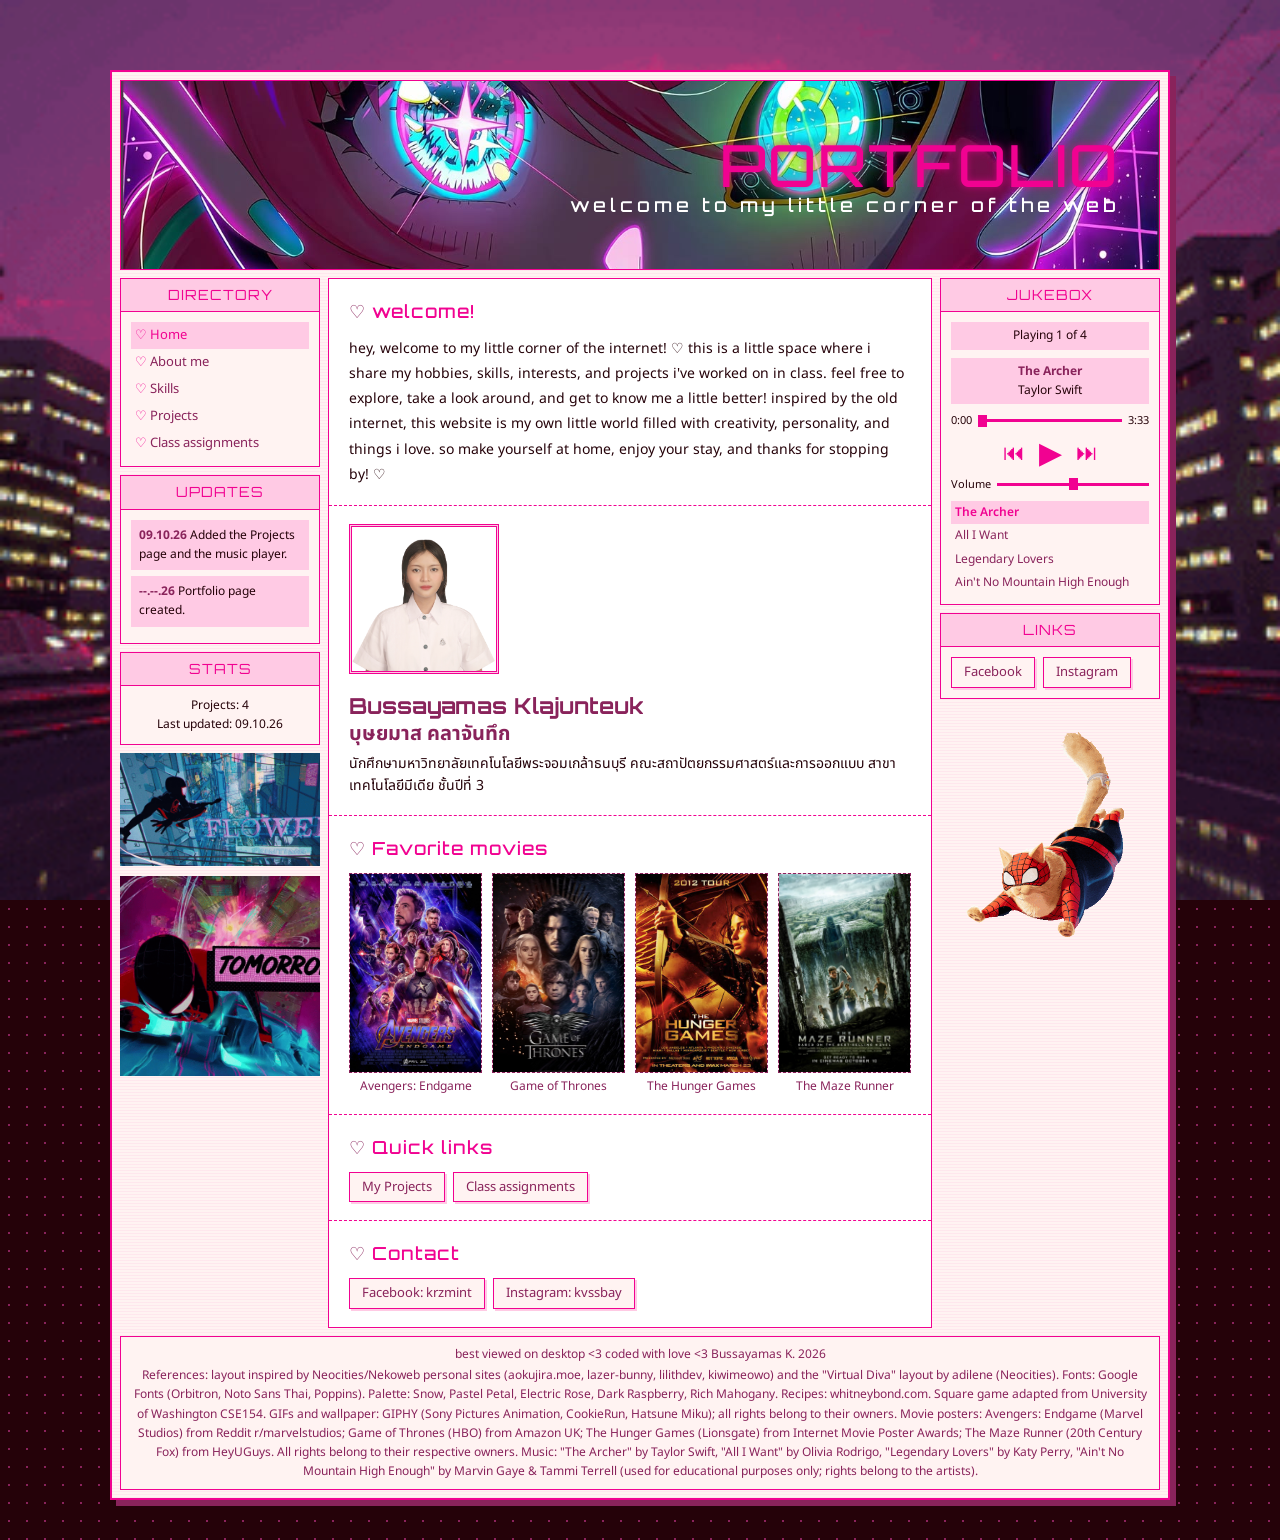
<file: index.html>
<!DOCTYPE html>
<html lang="th">
<head>
<meta charset="UTF-8">
<meta name="viewport" content="width=device-width, initial-scale=1.0">
<title>Bussayamas Klajunteuk | Portfolio</title>
<link rel="preconnect" href="https://fonts.googleapis.com">
<link rel="preconnect" href="https://fonts.gstatic.com" crossorigin>
<link href="https://fonts.googleapis.com/css2?family=Noto+Sans+Thai:wght@400;500;600;700&family=Orbitron:wght@400;500;700&family=Poppins:wght@400;500;600&display=swap" rel="stylesheet">
<link rel="stylesheet" type="text/css" href="style.css">
<script src="script.js"></script>
</head>
<body>
<div id="site">

  <header id="banner">
    <div class="banner-img" style="background-image:url('photo/banner.jpg')"></div>
    <h1>PORTFOLIO<small>welcome to my little corner of the web</small></h1>
  </header>

  <div id="layout">
    <aside class="col">
      <nav id="directory" class="box" aria-label="Directory">
        <h2>DIRECTORY</h2>
        <div class="inner"><ul>
          <li><a href="index.html" class="here">Home</a></li>
          <li><a href="index.html#about">About me</a></li>
          <li><a href="index.html#skills">Skills</a></li>
          <li><a href="project.html">Projects</a></li>
          <li><a href="index.html#assignments">Class assignments</a></li>
        </ul></div>
      </nav>
      <div class="box">
        <h2>UPDATES</h2>
        <div class="inner scroll">
          <div class="update"><b>09.10.26</b> Added the Projects page and the music player.</div>
          <div class="update"><b>--.--.26</b> Portfolio page created.</div>
        </div>
      </div>
      <div class="box">
        <h2>STATS</h2>
        <div class="inner stats">Projects: 4<br>Last updated: 09.10.26</div>
      </div>
      <div class="free-img">
        <img src="photo/spiderman1.gif" alt="spiderman">
        <img src="photo/spiderman2.gif" alt="spiderman">
      </div>
    </aside>

    <main class="box">

      <!-- ================= HOME ================= -->
      <div class="page active" id="home">
        <section class="welcome">
          <h3>welcome!</h3>
          <p>
hey, welcome to my little corner of the internet! ♡
this is a little space where i share my hobbies, skills, interests, and projects i've worked on in class. feel free to explore, take a look around, and get to know me a little better!
inspired by the old internet, this website is my own little world filled with creativity, personality, and things i love. so make yourself at home, enjoy your stay, and thanks for stopping by! ♡
</p>
        </section>

        <section id="hero" class="hero">
          <img src="photo/me.png" alt="Mint" class="profile-pic">
          <div class="about-text">
            <h1>Bussayamas Klajunteuk</h1>
            <h1>บุษยมาส คลาจันทึก</h1>
            <p>นักศึกษามหาวิทยาลัยเทคโนโลยีพระจอมเกล้าธนบุรี คณะสถาปัตยกรรมศาสตร์และการออกแบบ
            สาขาเทคโนโลยีมีเดีย ชั้นปีที่ 3</p>
          </div>
        </section>

        <section id="movies">
          <h3>Favorite movies</h3>
          <div class="posters">
          <figure class="poster">
            <div class="img-slot">
              <img src="photo/avengers-endgame.jpg" alt="โปสเตอร์หนังเรื่อง Avengers: Endgame">
            </div>
            <figcaption>Avengers: Endgame</figcaption>
          </figure>
          <figure class="poster">
            <div class="img-slot">
              <img src="photo/gameofthrones.jpg" alt="โปสเตอร์เรื่อง Game of Thrones">
            </div>
            <figcaption>Game of Thrones</figcaption>
          </figure>
          <figure class="poster">
            <div class="img-slot">
              <img src="photo/thehungergame.jpg" alt="โปสเตอร์หนังเรื่อง The Hunger Games">
            </div>
            <figcaption>The Hunger Games</figcaption>
          </figure>
          <figure class="poster">
            <div class="img-slot">
              <img src="photo/themazz.png" alt="โปสเตอร์หนังเรื่อง The Maze Runner">
            </div>
            <figcaption>The Maze Runner</figcaption>
          </figure>
          </div>
        </section>

        <section id="quicklinks">
          <h3>Quick links</h3>
          <div class="link-grid">
            <a href="project.html">My Projects</a>
            <a href="index.html#assignments">Class assignments</a>
          </div>
        </section>

        <section id="contact">
          <h3>Contact</h3>
          <div class="contact-links">
            <a href="https://www.facebook.com/krzmint">Facebook: krzmint</a>
            <a href="https://www.instagram.com/kvssbay">Instagram: kvssbay</a>
          </div>
        </section>
      </div>

      <!-- ================= ABOUT ME ================= -->
      <div class="page" id="about">
        <section>
          <h3>About me</h3>

          <div class="info-list">
            <div class="info-item">
              <h4>งานอดิเรก</h4>
              <ul>
                <li>อ่านหนังสือ</li>
                <li>ฟังเพลง</li>
                <li>ดูหนัง</li>
              </ul>
            </div>

            <div class="info-item">
              <h4>ทักษะ</h4>
              <ul>
                <li>การชงกาแฟและเครื่องดื่ม</li>
                <li>ออกแบบกราฟิก</li>
                <li>พูดสื่อสารภาษาอังกฤษในชีวิตประจำวันได้</li>
              </ul>
            </div>

            <div class="info-item">
              <h4>ความสนใจ</h4>
              <ul>
                <li>แฟชั่น</li>
                <li>รถยนต์</li>
                <li>หนังสือ</li>
                <li>ภาพยนตร์</li>
              </ul>
            </div>
          </div>
        </section>
      </div>

      <!-- ================= SKILLS ================= -->
      <div class="page" id="skills">
        <section>
          <h3>Skills</h3>

          <div class="info-list">
            <div class="info-item">
              <h4>Software Skills</h4>
              <ul>
                <li>Microsoft Word</li>
                <li>Microsoft Excel</li>
                <li>Google Workspace</li>
                <li>Adobe After Effects</li>
                <li>Adobe Animate</li>
                <li>Procreate</li>
                <li>Autodesk Maya</li>
                <li>Unity</li>
              </ul>
            </div>

            <div class="info-item">
              <h4>Graphic Design</h4>
              <ul>
                <li>Photoshop</li>
                <li>Premiere Pro</li>
                <li>Illustrator</li>
              </ul>
            </div>

            <div class="info-item">
              <h4>Soft Skills</h4>
              <ul>
                <li>Flexibility</li>
                <li>Decision-making skills</li>
                <li>Time management skills</li>
              </ul>
            </div>
          </div>
        </section>
      </div>

      <!-- ================= CLASS ASSIGNMENTS ================= -->
      <div class="page" id="assignments">
        <section>
          <h3>Class assignments</h3>
          <div class="link-grid">
            <a href="assignment-3 finish/assignment-3 finish/recipe.html">Cinnamon Roll Wreath with Apples</a>
            <a href="assignment4 finish/assignment4 finish/recipe.html">Pizza dip</a>
            <a href="assignment5/assignment5/index.html">Blog</a>
            <a href="assignment-6/assignment-6/register.html">Register and login</a>
            <a href="assignment7/assignment7/index.html">Square game</a>
          </div>
          <br>
        </section>
      </div>

    </main>
    <aside class="col">
      <div id="jukebox" class="box">
        <h2>JUKEBOX</h2>
        <div class="inner">
          <div class="now" id="trackcount">Playing 1 of 4</div>
          <div class="now"><b id="trackname">-</b><span id="trackartist">-</span></div>
          <div class="bar"><span id="curtime">0:00</span>
            <input type="range" id="seek" min="0" max="100" value="0" aria-label="Seek">
            <span id="durtime">0:00</span></div>
          <div class="controls">
            <button id="prev" aria-label="Previous">⏮</button>
            <button id="play" aria-label="Play">▶</button>
            <button id="next" aria-label="Next">⏭</button>
          </div>
          <div class="bar">Volume
            <input type="range" id="volume" min="0" max="100" value="50" aria-label="Volume"></div>
          <ul id="playlist"></ul>
        </div>
      </div>
      <div class="box">
        <h2>LINKS</h2>
        <div class="inner link-grid">
          <a href="https://www.facebook.com/krzmint">Facebook</a>
          <a href="https://www.instagram.com/kvssbay">Instagram</a>
        </div>
      </div>
      <div class="free-img">
        <img src="photo/spiderman-cat.gif" alt="">
      </div>
    </aside>

  </div>
  <footer>
    <p>best viewed on desktop &lt;3 coded with love &lt;3 Bussayamas K. 2026</p>
    <p>References: layout inspired by Neocities/Nekoweb personal sites (aokujira.moe, lazer-bunny, lilithdev, kiwimeowo) and the "Virtual Diva" layout by adilene (Neocities). Fonts: Google Fonts (Orbitron, Noto Sans Thai, Poppins). Palette: Snow, Pastel Petal, Electric Rose, Dark Raspberry, Rich Mahogany. Recipes: whitneybond.com. Square game adapted from University of Washington CSE154. GIFs and wallpaper: GIPHY (Sony Pictures Animation, CookieRun, Hatsune Miku); all rights belong to their owners. Movie posters: Avengers: Endgame (Marvel Studios) from Reddit r/marvelstudios; Game of Thrones (HBO) from Amazon UK; The Hunger Games (Lionsgate) from Internet Movie Poster Awards; The Maze Runner (20th Century Fox) from HeyUGuys. All rights belong to their respective owners. Music: "The Archer" by Taylor Swift, "All I Want" by Olivia Rodrigo, "Legendary Lovers" by Katy Perry, "Ain't No Mountain High Enough" by Marvin Gaye & Tammi Terrell (used for educational purposes only; rights belong to the artists).</p>
  </footer>
</div>
</body>
</html>
</file>
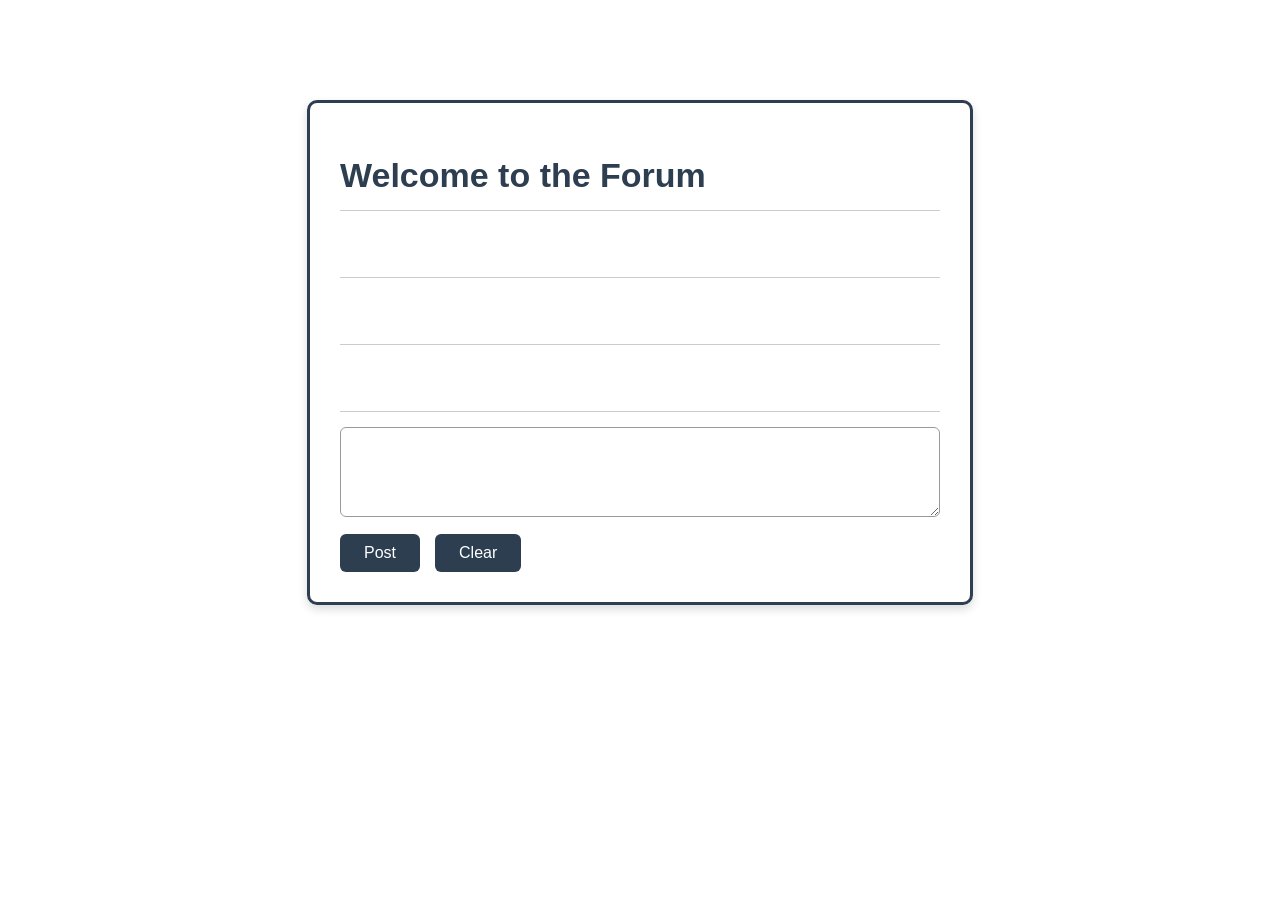
<file: assignment5/assignment5/index.html>
<!DOCTYPE html>
<html>
<head>
	<meta charset='utf-8'>
	<meta http-equiv='X-UA-Compatible' content='IE=edge'>
	<title>Blogger</title>
	<meta name='viewport' content='width=device-width, initial-scale=1'>
	<link rel='stylesheet' type='text/css' media='screen' href='edit.css'>
	<script src='main.js'></script> 
</head>
<body>
	<h1 id="top"></h1>
	<hr>
	<div id="topic"></div>
	<hr>
	<div id="reply1"></div>
	<hr>
	<div id="reply2"></div>
	<hr>
	<textarea name="message" id="message"></textarea> 
	<br/>
	<button type="button"onclick="postFunction()">Post</button>
	<button type="button"onclick="clearFunction()">Clear</button>
	
</body>
</html>
</file>
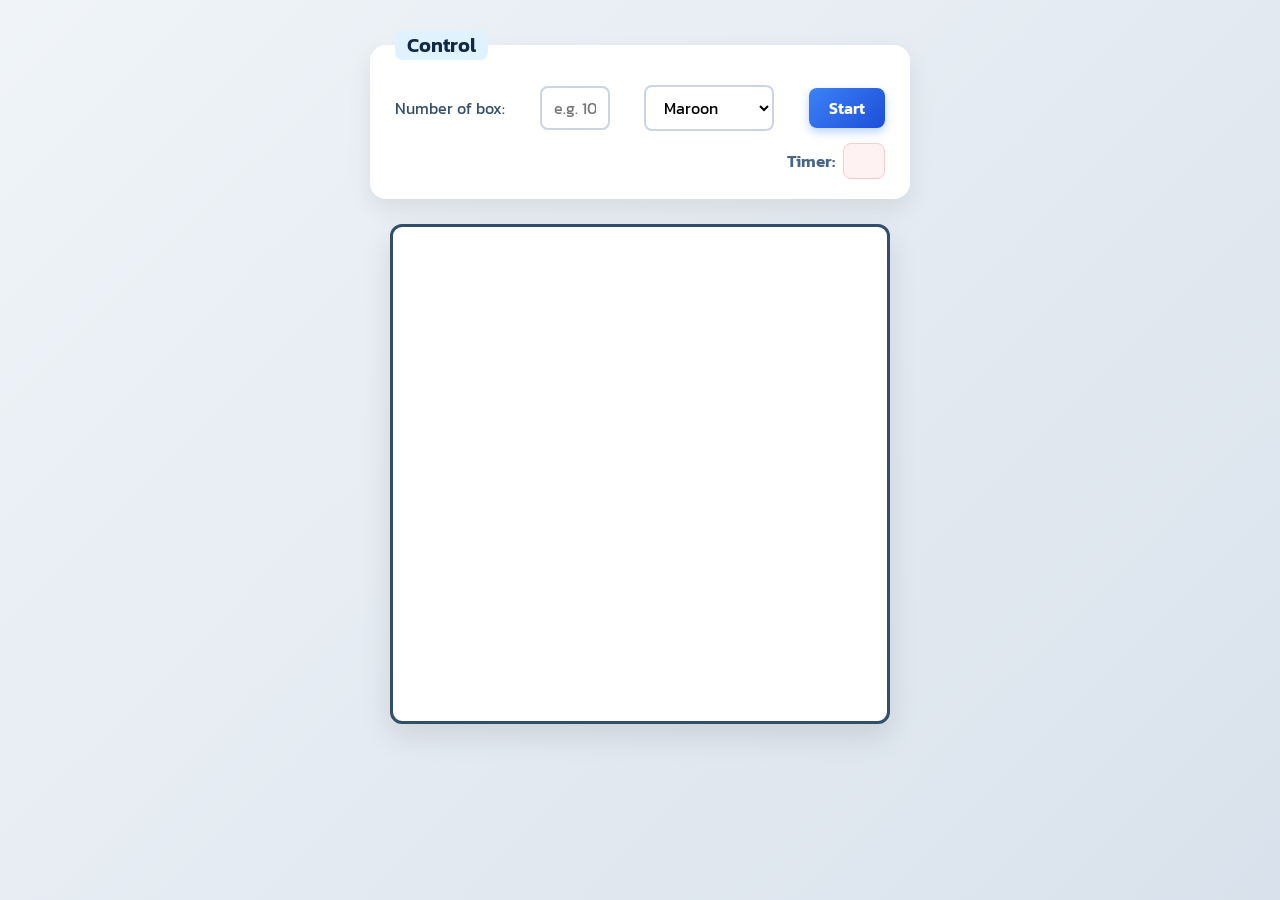
<file: assignment7/assignment7/index.html>
<!DOCTYPE html>
<html lang="en">
	<head>
		<meta charset="UTF-8">
		<meta name="viewport" content="width=device-width, initial-scale=1.0">
		<title>Square game</title>
		<script type="text/javascript" src="game.js"></script>
		<link rel="stylesheet" type="text/css" href="game.css">
	</head>
	<body>
		<!-- these codes were adapted from https://courses.cs.washington.edu/courses/cse154/17sp/lecture/more-dom/code/squares.html  -->

		<fieldset>
			<legend>Control</legend>
			<label for="numbox">Number of box: </label>
			<input type="text" name="numbox" id="numbox" placeholder="e.g. 10">
			<select name="color" id="color">
				<option value="maroon">Maroon</option>
				<option value="lightgreen">Lightgreen</option>
				<option value="magenta">Magenta</option>
			</select>
			<button id="start">Start</button>
			<div id="timerClock"> Timer:
				<div id="clock"></div>
			</div>
		</fieldset>

		<div id="container">
			<div id="layer"></div>
		</div>
	
	</body>
</html>
</file>
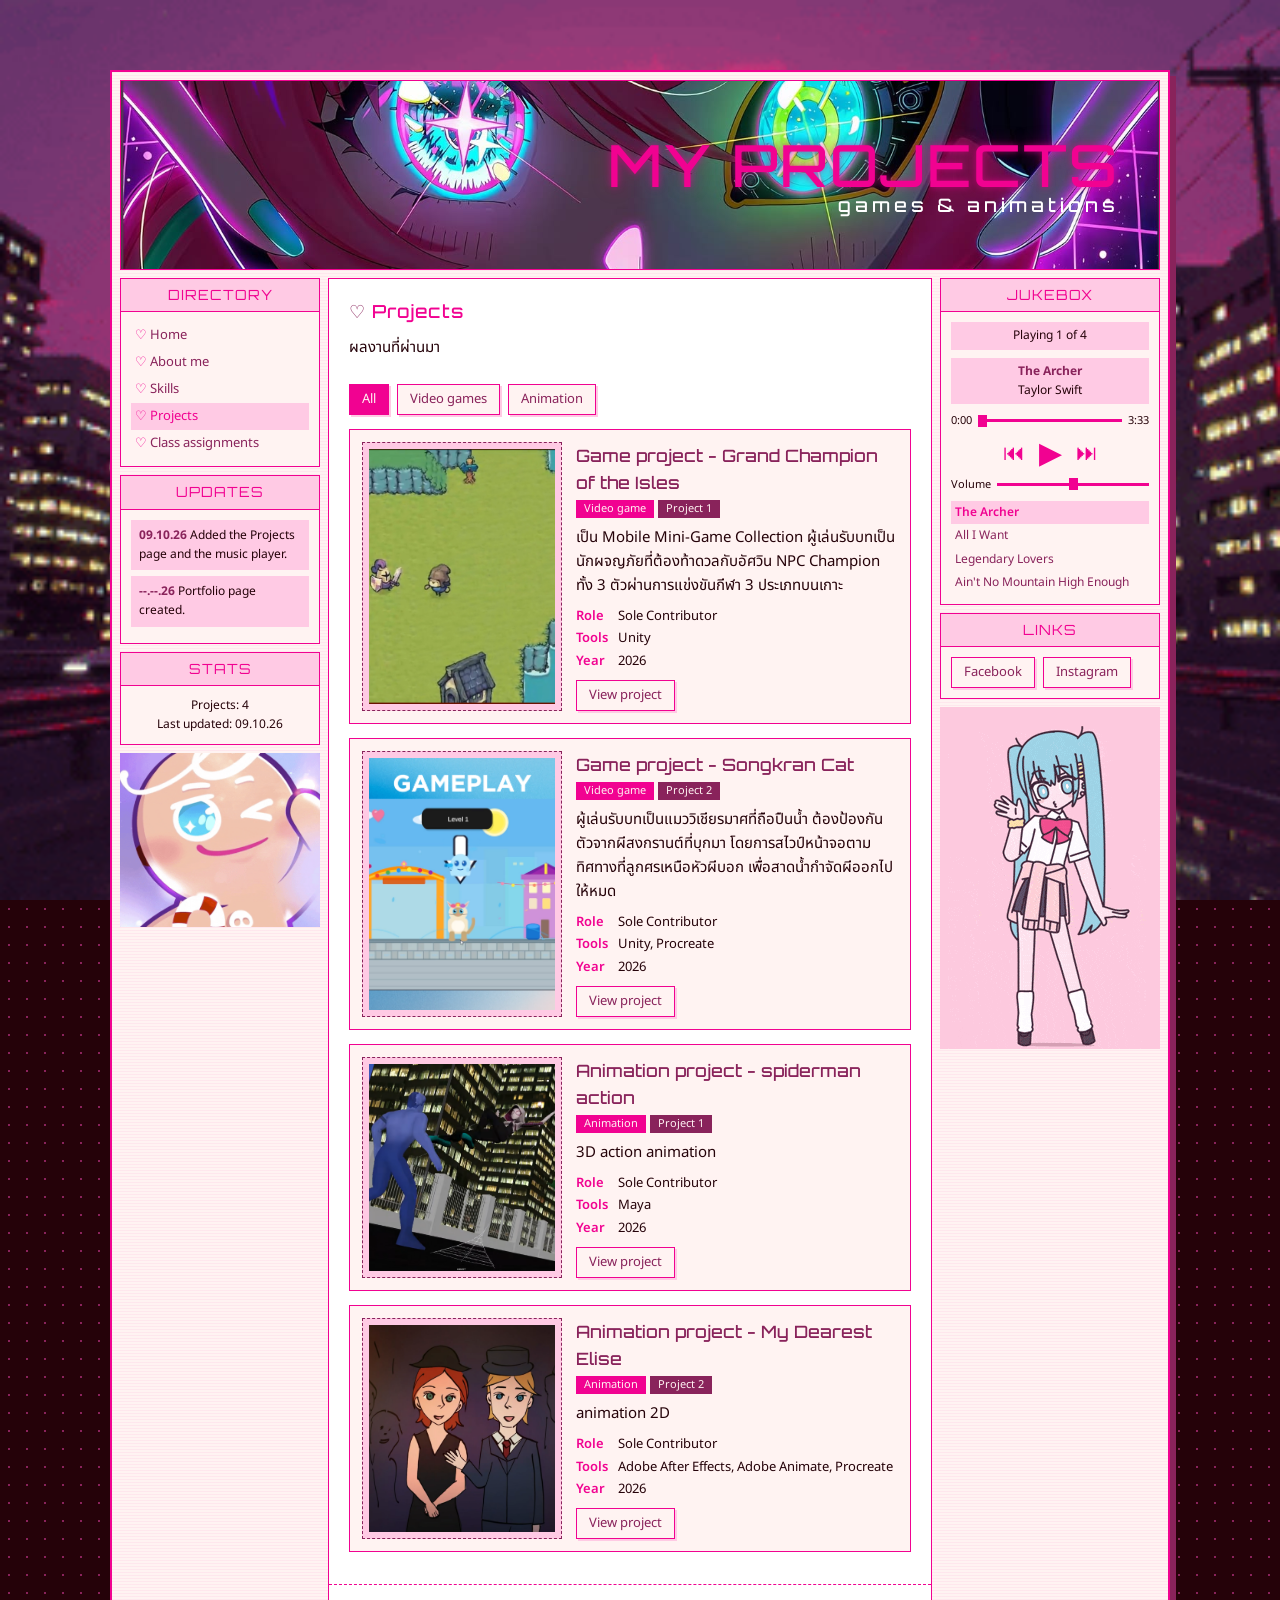
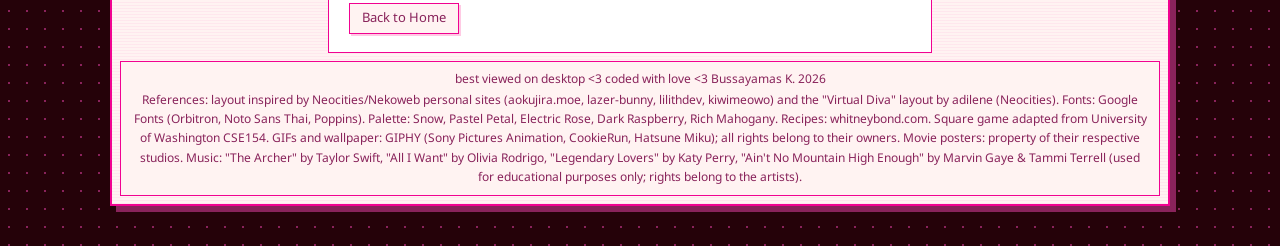
<file: project.html>
<!DOCTYPE html>
<html lang="th">
<head>
<meta charset="UTF-8">
<meta name="viewport" content="width=device-width, initial-scale=1.0">
<title>Projects | Bussayamas Klajunteuk</title>
<link rel="preconnect" href="https://fonts.googleapis.com">
<link rel="preconnect" href="https://fonts.gstatic.com" crossorigin>
<link href="https://fonts.googleapis.com/css2?family=Noto+Sans+Thai:wght@400;500;600;700&family=Orbitron:wght@400;500;700&family=Poppins:wght@400;500;600&display=swap" rel="stylesheet">
<link rel="stylesheet" type="text/css" href="style.css">
<script src="script.js"></script>
</head>
<body>
<div id="site">

  <header id="banner">
    <div class="banner-img" style="background-image:url('photo/banner.jpg')"></div>
    <h1>MY PROJECTS<small>games &amp; animations</small></h1>
  </header>

  <div id="layout">
    <aside class="col">
      <nav id="directory" class="box" aria-label="Directory">
        <h2>DIRECTORY</h2>
        <div class="inner"><ul>
          <li><a href="index.html">Home</a></li>
          <li><a href="index.html#about">About me</a></li>
          <li><a href="index.html#skills">Skills</a></li>
          <li><a href="project.html" class="here">Projects</a></li>
          <li><a href="index.html#assignments">Class assignments</a></li>
        </ul></div>
      </nav>
      <div class="box">
        <h2>UPDATES</h2>
        <div class="inner scroll">
          <div class="update"><b>09.10.26</b> Added the Projects page and the music player.</div>
          <div class="update"><b>--.--.26</b> Portfolio page created.</div>
        </div>
      </div>
      <div class="box">
        <h2>STATS</h2>
        <div class="inner stats">Projects: 4<br>Last updated: 09.10.26</div>
      </div>

      <div class="free-img">
        <img src="photo/cookierun.gif" alt="">
      </div>
    </aside>

    <main class="box">
      <section>
        <h3>Projects</h3>
        <p>ผลงานที่ผ่านมา</p><br>
        <div class="filters">
          <button data-filter="all" class="on">All</button>
          <button data-filter="game">Video games</button>
          <button data-filter="animation">Animation</button>
        </div>

      <article class="project" data-type="game">
        <div class="shot">
          <img src="photo/game1.png" alt="Grand Champion of the Isles">
        </div>
        <div>
          <h4>Game project - Grand Champion of the Isles</h4>
          <span class="tag">Video game</span><span class="tag alt">Project 1</span>
          <p>เป็น Mobile Mini-Game Collection ผู้เล่นรับบทเป็นนักผจญภัยที่ต้องท้าดวลกับอัศวิน NPC Champion ทั้ง 3 ตัวผ่านการแข่งขันกีฬา 3 ประเภทบนเกาะ</p>
          <dl>
            <dt>Role</dt><dd>Sole Contributor</dd>
            <dt>Tools</dt><dd>Unity</dd>
            <dt>Year</dt><dd>2026</dd>
          </dl>
          <a class="btn" href="https://canva.link/g6hc1h9j6c5a5h0">View project</a>
        </div>
      </article>

      <article class="project" data-type="game">
        <div class="shot">
          <img src="photo/game2.png" alt="Songkran Cat">
        </div>
        <div>
          <h4>Game project - Songkran Cat</h4>
          <span class="tag">Video game</span><span class="tag alt">Project 2</span>
          <p>ผู้เล่นรับบทเป็นแมววิเชียรมาศที่ถือปืนน้ำ ต้องป้องกันตัวจากผีสงกรานต์ที่บุกมา โดยการสไวป์หน้าจอตามทิศทางที่ลูกศรเหนือหัวผีบอก เพื่อสาดน้ำกำจัดผีออกไปให้หมด</p>
          <dl>
            <dt>Role</dt><dd>Sole Contributor</dd>
            <dt>Tools</dt><dd>Unity, Procreate</dd>
            <dt>Year</dt><dd>2026</dd>
          </dl>
          <a class="btn" href="https://canva.link/qesd3zdg9hxrabu">View project</a>
        </div>
      </article>

      <article class="project" data-type="animation">
        <div class="shot">
          <img src="photo/ani1.png" alt="spiderman action">
        </div>
        <div>
          <h4>Animation project - spiderman action</h4>
          <span class="tag">Animation</span><span class="tag alt">Project 1</span>
          <p>3D action animation</p>
          <dl>
            <dt>Role</dt><dd>Sole Contributor</dd>
            <dt>Tools</dt><dd>Maya</dd>
            <dt>Year</dt><dd>2026</dd>
          </dl>
          <a class="btn" href="https://youtu.be/0pQVXr6tW-o">View project</a>
        </div>
      </article>

      <article class="project" data-type="animation">
        <div class="shot">
          <img src="photo/ani2.png" alt="My Dearest Elise">
        </div>
        <div>
          <h4>Animation project - My Dearest Elise</h4>
          <span class="tag">Animation</span><span class="tag alt">Project 2</span>
          <p>animation 2D</p>
          <dl>
            <dt>Role</dt><dd>Sole Contributor</dd>
            <dt>Tools</dt><dd>Adobe After Effects, Adobe Animate, Procreate</dd>
            <dt>Year</dt><dd>2026</dd>
          </dl>
          <a class="btn" href="https://drive.google.com/file/d/1KoVYr0iZXT62zXnuhl4qIaAdCIBYyf3T/view?usp=sharing">View project</a>
        </div>
      </article>

      </section>
      <section>
        <p><a class="btn" href="index.html">Back to Home</a></p>
      </section>
    </main>
    <aside class="col">
      <div id="jukebox" class="box">
        <h2>JUKEBOX</h2>
        <div class="inner">
          <div class="now" id="trackcount">Playing 1 of 4</div>
          <div class="now"><b id="trackname">-</b><span id="trackartist">-</span></div>
          <div class="bar"><span id="curtime">0:00</span>
            <input type="range" id="seek" min="0" max="100" value="0" aria-label="Seek">
            <span id="durtime">0:00</span></div>
          <div class="controls">
            <button id="prev" aria-label="Previous">⏮</button>
            <button id="play" aria-label="Play">▶</button>
            <button id="next" aria-label="Next">⏭</button>
          </div>
          <div class="bar">Volume
            <input type="range" id="volume" min="0" max="100" value="50" aria-label="Volume"></div>
          <ul id="playlist"></ul>
        </div>
      </div>
      <div class="box">
        <h2>LINKS</h2>
        <div class="inner link-grid">
          <a href="https://www.facebook.com/krzmint">Facebook</a>
          <a href="https://www.instagram.com/kvssbay">Instagram</a>
        </div>
      </div>

      <div class="free-img">
        <img src="photo/miku.gif" alt="">
      </div>
    </aside>

  </div>
  <footer>
    <p>best viewed on desktop &lt;3 coded with love &lt;3 Bussayamas K. 2026</p>
    <p>References: layout inspired by Neocities/Nekoweb personal sites (aokujira.moe, lazer-bunny, lilithdev, kiwimeowo) and the "Virtual Diva" layout by adilene (Neocities).
    Fonts: Google Fonts (Orbitron, Noto Sans Thai, Poppins). Palette: Snow, Pastel Petal, Electric Rose, Dark Raspberry, Rich Mahogany.
    Recipes: whitneybond.com. Square game adapted from University of Washington CSE154.
    GIFs and wallpaper: GIPHY (Sony Pictures Animation, CookieRun, Hatsune Miku); all rights belong to their owners.
    Movie posters: property of their respective studios.
    Music: "The Archer" by Taylor Swift, "All I Want" by Olivia Rodrigo, "Legendary Lovers" by Katy Perry, "Ain't No Mountain High Enough" by Marvin Gaye &amp; Tammi Terrell (used for educational purposes only; rights belong to the artists).</p>
  </footer>
</div>
</body>
</html>
</file>
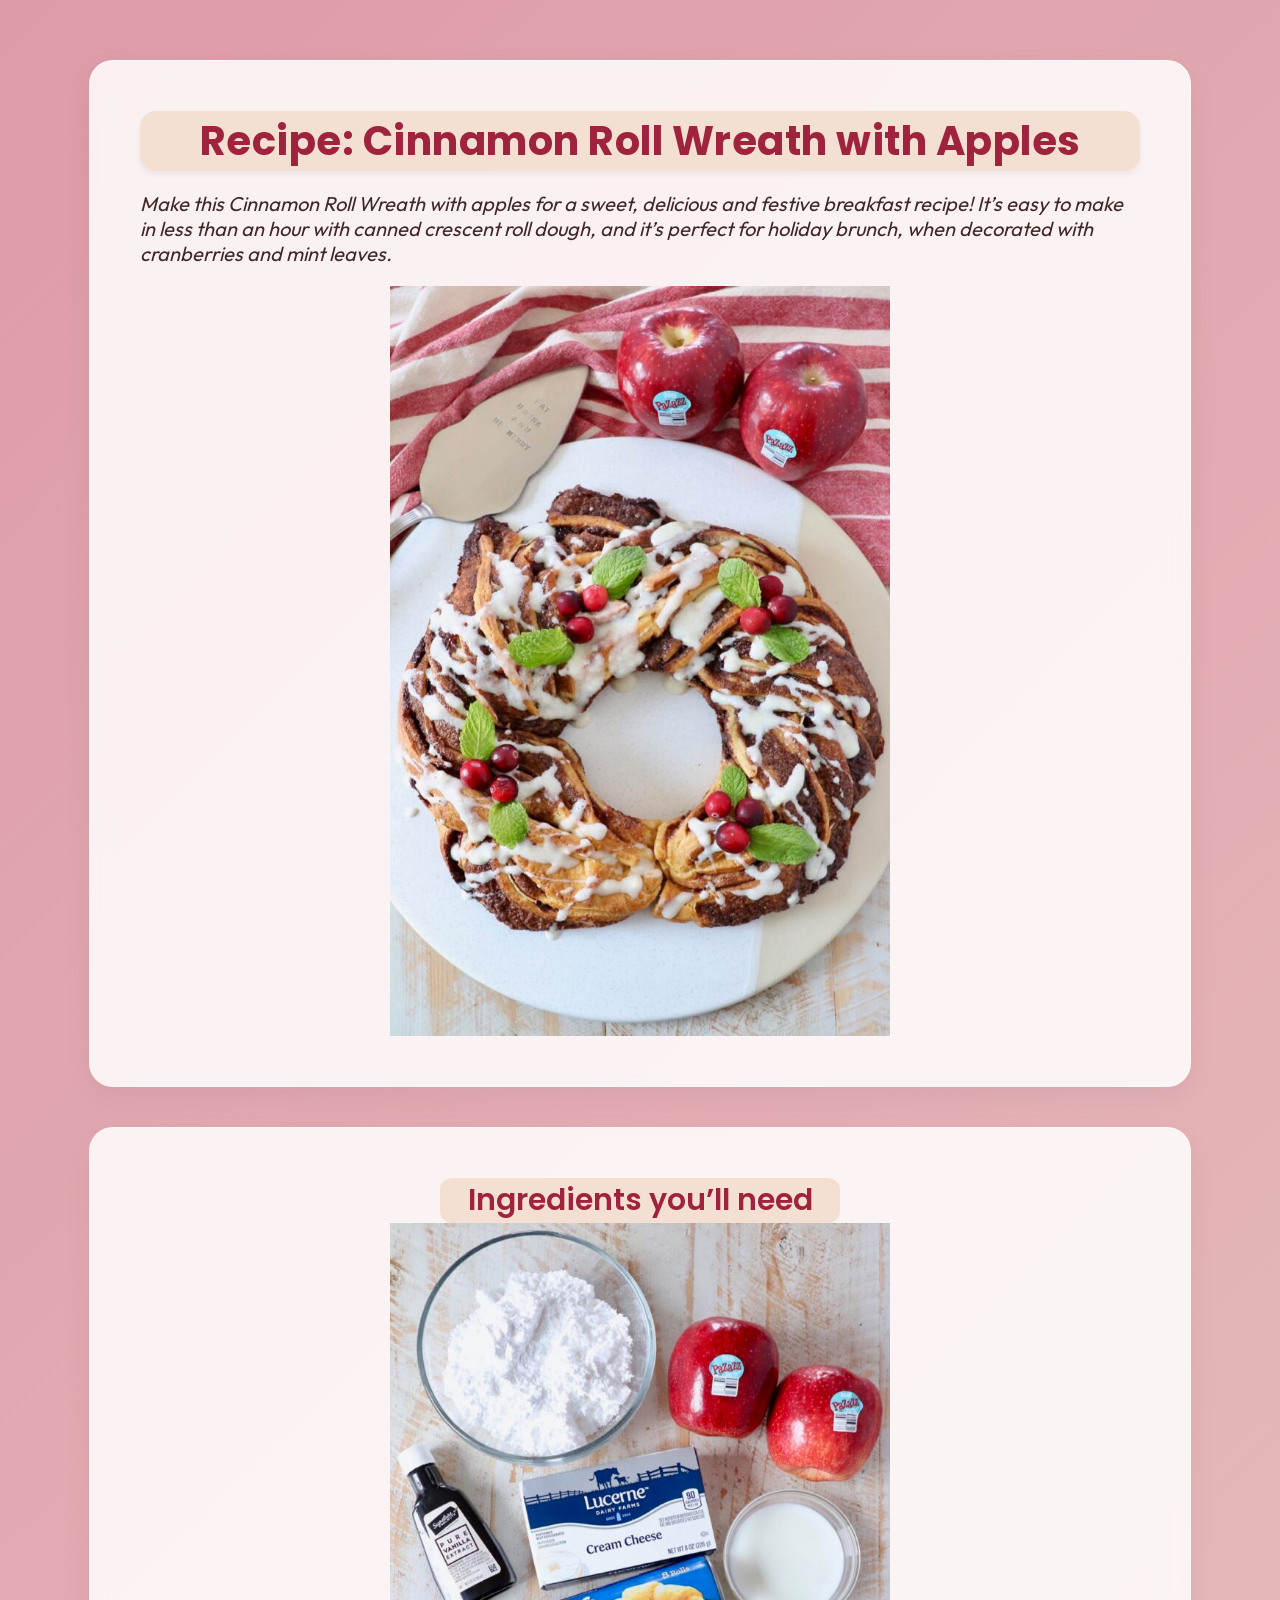
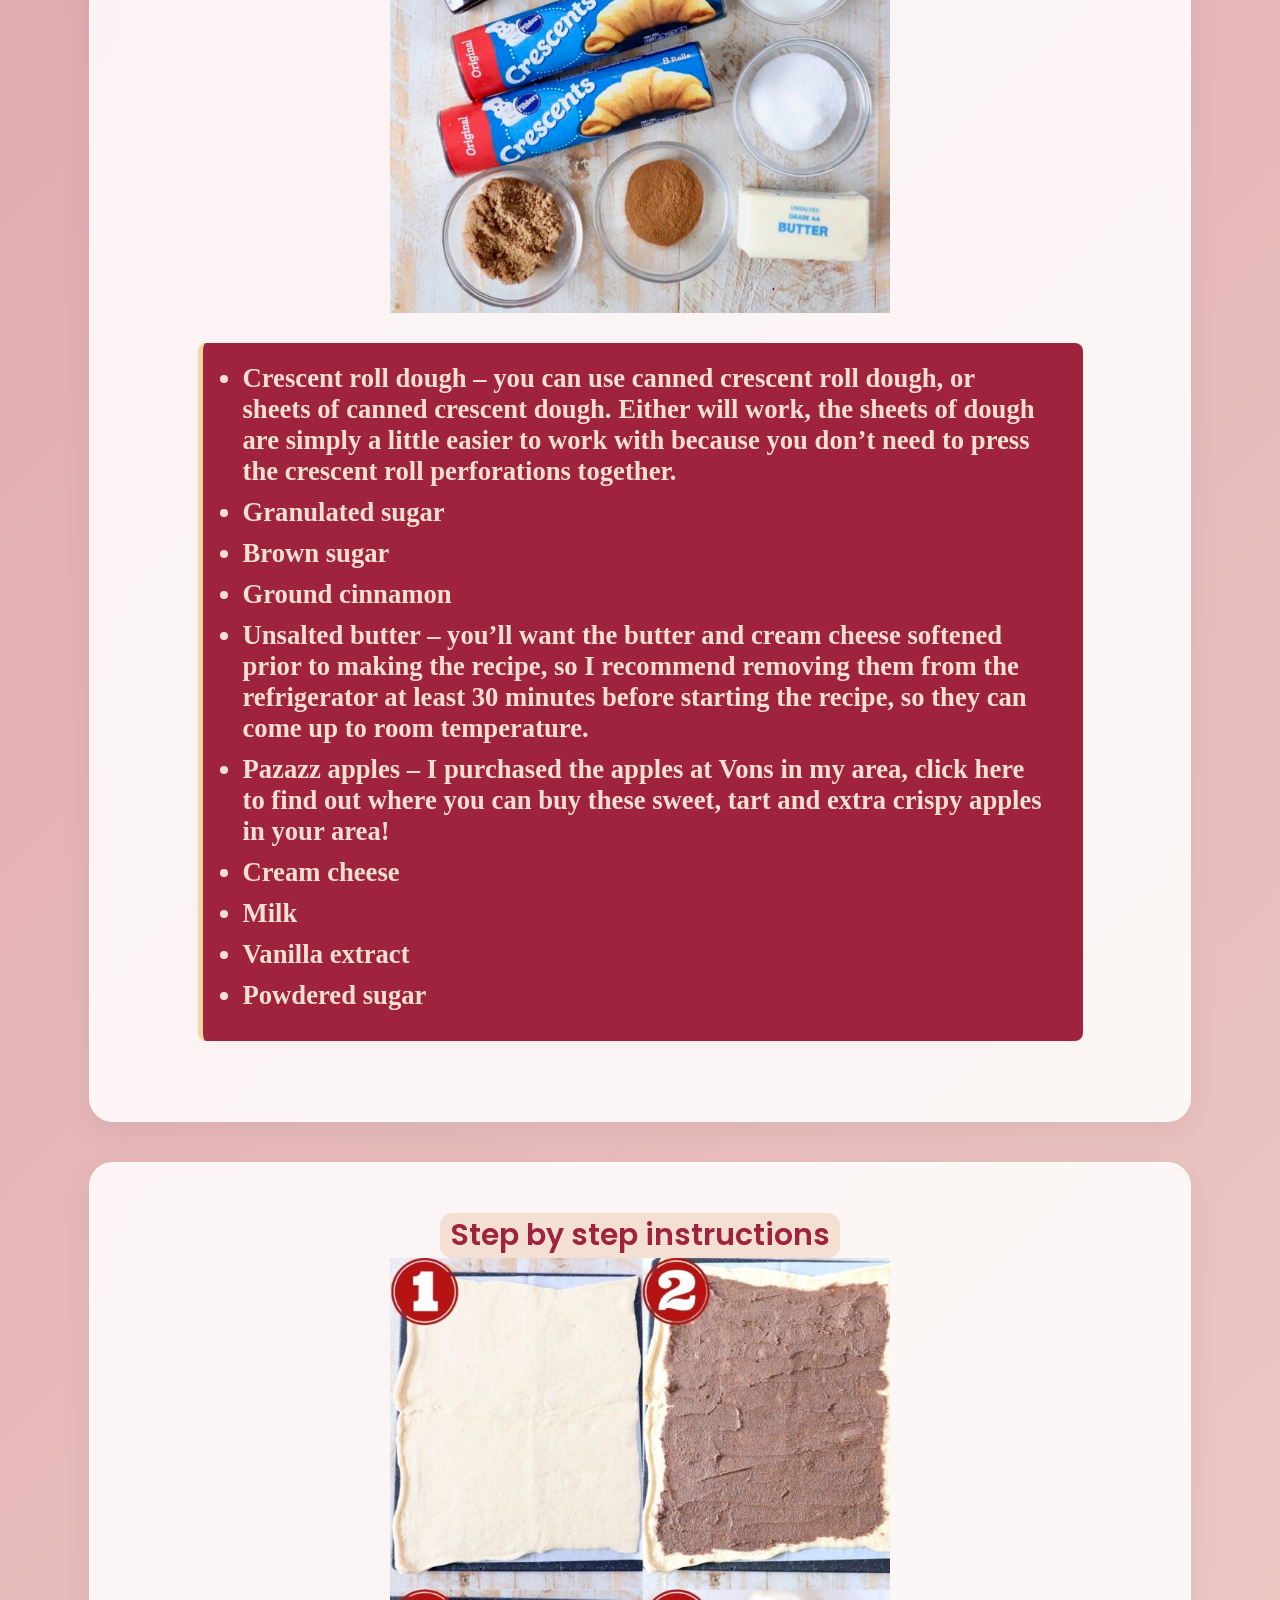
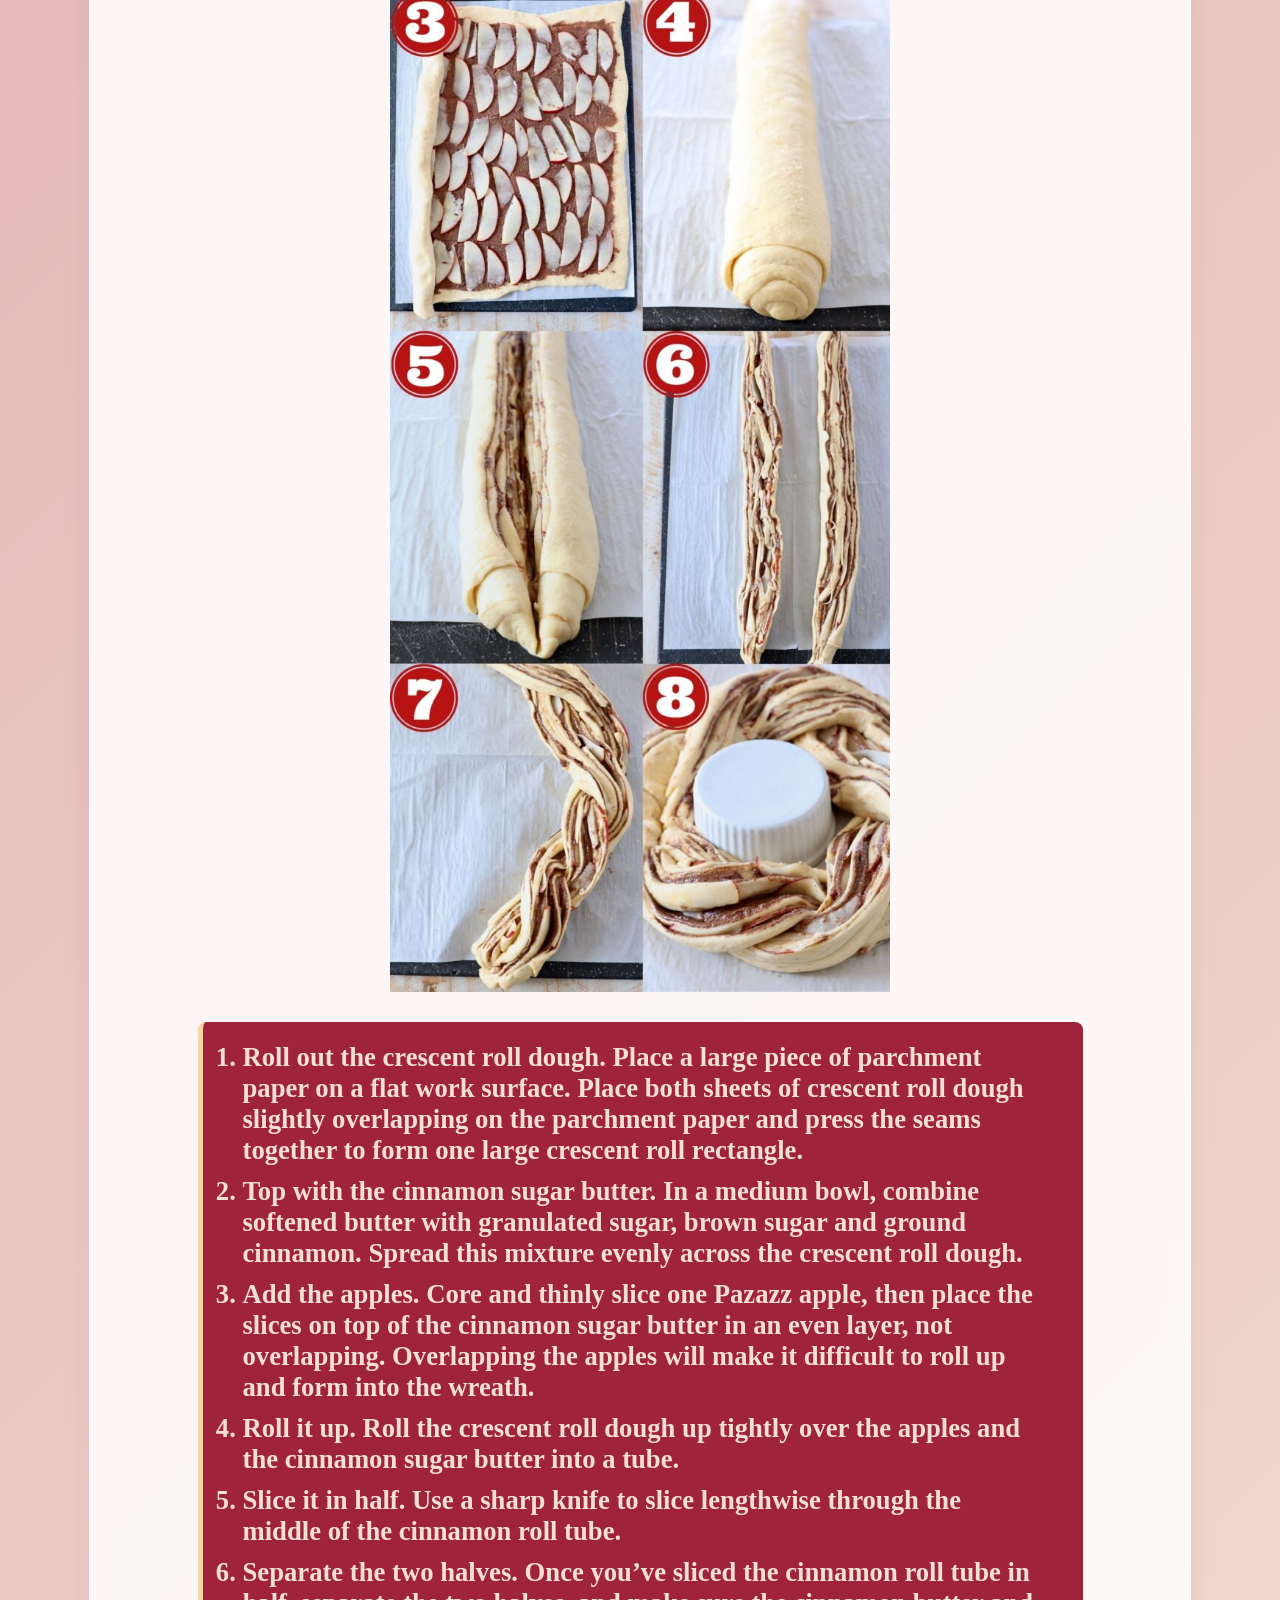
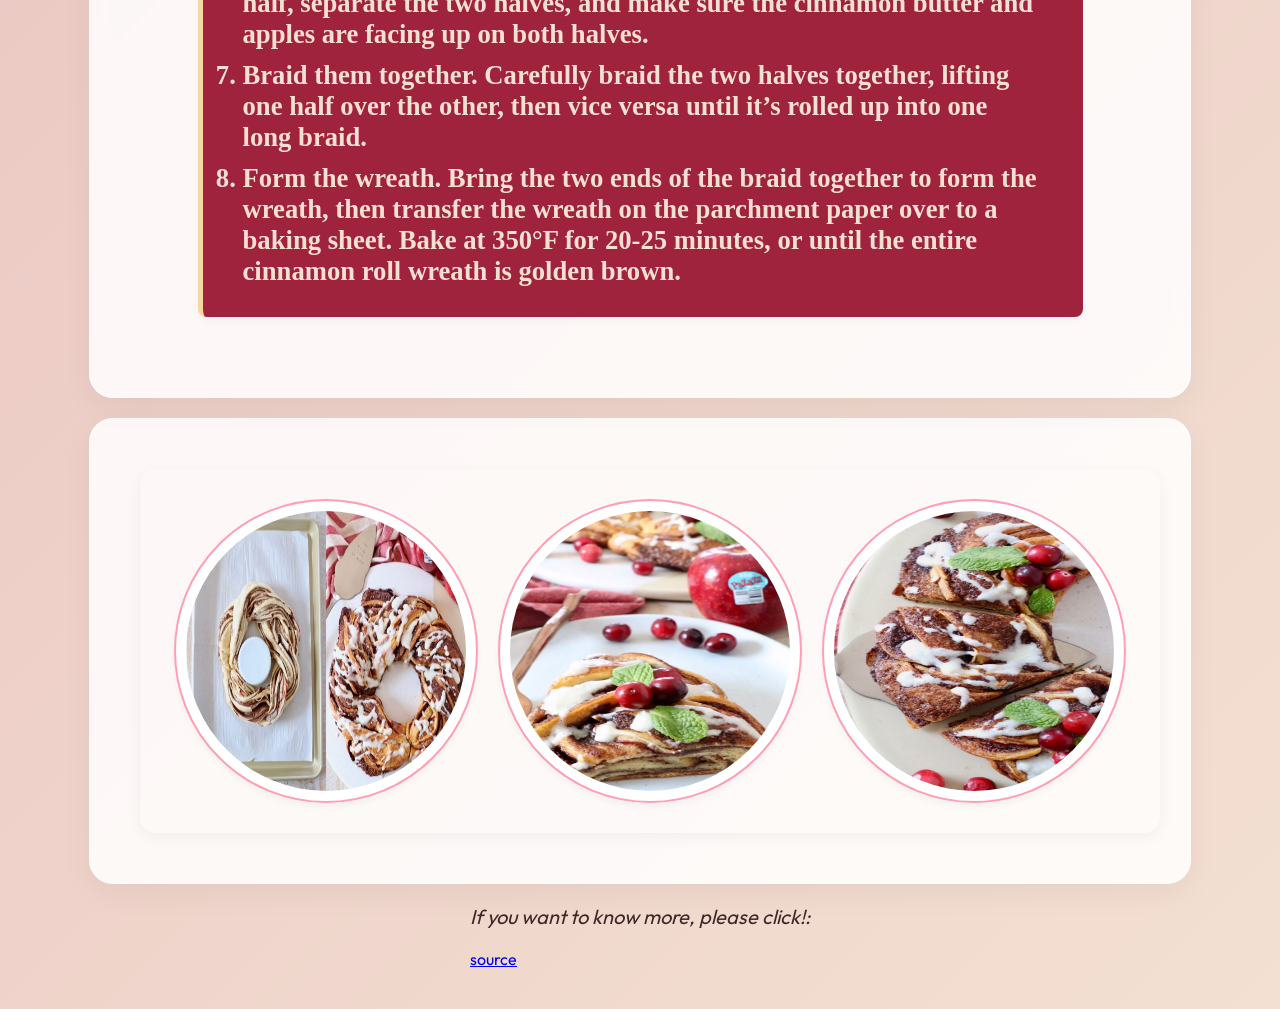
<file: assignment-3 finish/assignment-3 finish/recipe.html>
<!DOCTYPE html>
<html>
<head>
	<meta charset='utf-8'>
	<meta http-equiv='X-UA-Compatible' content='IE=edge'>
	<title>Cinnamon Roll Wreath with Apples</title>
	<meta name='viewport' content='width=device-width, initial-scale=1'>
	<link rel='stylesheet' type='text/css' media='screen' href='main.css'>
</head>

<body>
	<section class="card">
	<h1>Recipe: Cinnamon Roll Wreath with Apples</h1>
	<p>Make this Cinnamon Roll Wreath with apples for a sweet, delicious and festive breakfast recipe! It’s easy to make in less than an hour with canned crescent roll dough, and it’s perfect for holiday brunch, when decorated with cranberries and mint leaves.</p>
	<img src="pic/cinnamon-5.jpeg" alt="Cinnamon Roll Wreath">
	</section>

	<section class="card">
	<h2>Ingredients you’ll need </h2>
	<img src="pic/cinnamon-1.jpeg" alt="Ingredients">
	<ul>
		<li>Crescent roll dough – you can use canned crescent roll dough, or 
		sheets of canned crescent dough. Either will work, the sheets of dough are simply a little easier to work with because you don’t need to press the crescent roll perforations together.</li>
		
		<li>Granulated sugar</li>
		
		<li>Brown sugar</li>
		
		<li>Ground cinnamon</li>
		
		<li>Unsalted butter – you’ll want the butter and cream cheese softened prior to making the recipe, so I recommend removing them from the refrigerator at least 30 minutes before starting the recipe, so they can come up to room temperature.</li>
		
		<li>Pazazz apples – I purchased the apples at Vons in my area, click here to find out where you can buy these sweet, tart and extra crispy apples in your area!</li>
		
		<li>Cream cheese</li>
		
		<li>Milk</li>
		
		<li>Vanilla extract</li>
		
		<li>Powdered sugar</li>
	</ul>
</section>
	<section class = "card">
	<h2>Step by step instructions</h2>	
	<img src="pic/cinnamon-2.jpeg" alt="instructions">
	<ol>
	<li> Roll out the crescent roll dough. Place a large piece of parchment paper on a flat work surface. Place both sheets of crescent roll dough slightly overlapping on the parchment paper and press the seams together to form one large crescent roll rectangle.</li>

	<li>Top with the cinnamon sugar butter. In a medium bowl, combine softened butter with granulated sugar, brown sugar and ground cinnamon. Spread this mixture evenly across the crescent roll dough.</li>
	
	<li>Add the apples. Core and thinly slice one Pazazz apple, then place the slices on top of the cinnamon sugar butter in an even layer, not overlapping. Overlapping the apples will make it difficult to roll up and form into the wreath.</li>

	<li>Roll it up. Roll the crescent roll dough up tightly over the apples and the cinnamon sugar butter into a tube.</li>

	<li>Slice it in half. Use a sharp knife to slice lengthwise through the middle of the cinnamon roll tube.</li>
	
	<li>Separate the two halves. Once you’ve sliced the cinnamon roll tube in half, separate the two halves, and make sure the cinnamon butter and apples are facing up on both halves.</li>

	<li>Braid them together. Carefully braid the two halves together, lifting one half over the other, then vice versa until it’s rolled up into one long braid.</li>

	<li>Form the wreath. Bring the two ends of the braid together to form the wreath, then transfer the wreath on the parchment paper over to a baking sheet. Bake at 350°F for 20-25 minutes, or until the entire cinnamon roll wreath is golden brown.</li>
	</ol>
	</section>
	  <div class = card2>
		<div class="flexcon"> 
		<div><img src="pic/cinnamon-6.jpeg" alt="Cinnamon"></div>
	    <div><img src="pic/cinnamon-3.jpeg" alt="Cinnamon"></div>
	    <div><img src="pic/cinnamon-4.jpeg" alt="instructions"></div>
	   </div>
	</div>

	<div> 
        <span>
            <p>If you want to know more, please click!:</p> 
			<a href="https://whitneybond.com/cinnamon-roll-wreath/">source</a>
        </span>
	</div>

</body>
</html>
</file>
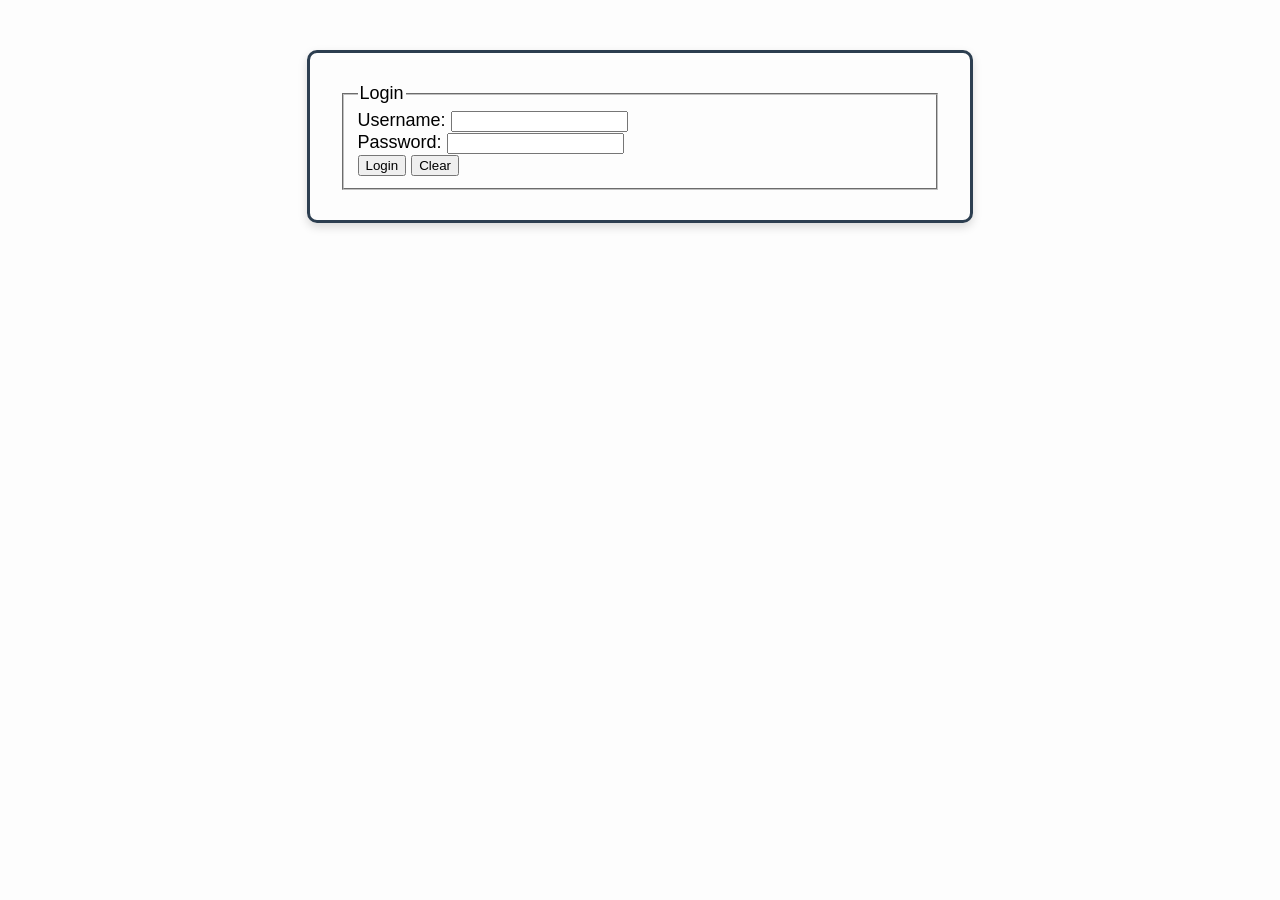
<file: assignment-6/assignment-6/login.html>
<!DOCTYPE html>
<html>
	<head>
		<meta charset="UTF-8">
		<title>Login</title>
		<script type="text/javascript" src="login.js"></script>
		<link rel='stylesheet' type='text/css' media='screen' href='main.css'>
	</head>
	<body>
		<form name="myLogin" id = "myLogin">
			<fieldset>
				<legend>Login</legend>
				Username: 
				<input type="text" name="username" id="username" required>
				<br>
				Password: 
				<input type="password" name="password" required>
				<br>
				<input type="submit" value="Login" id="loginBtn">
				<input type="reset" value="Clear" id="clearBtn">

			</fieldset>
			

		</form>
		
	</body>
</html>
</file>
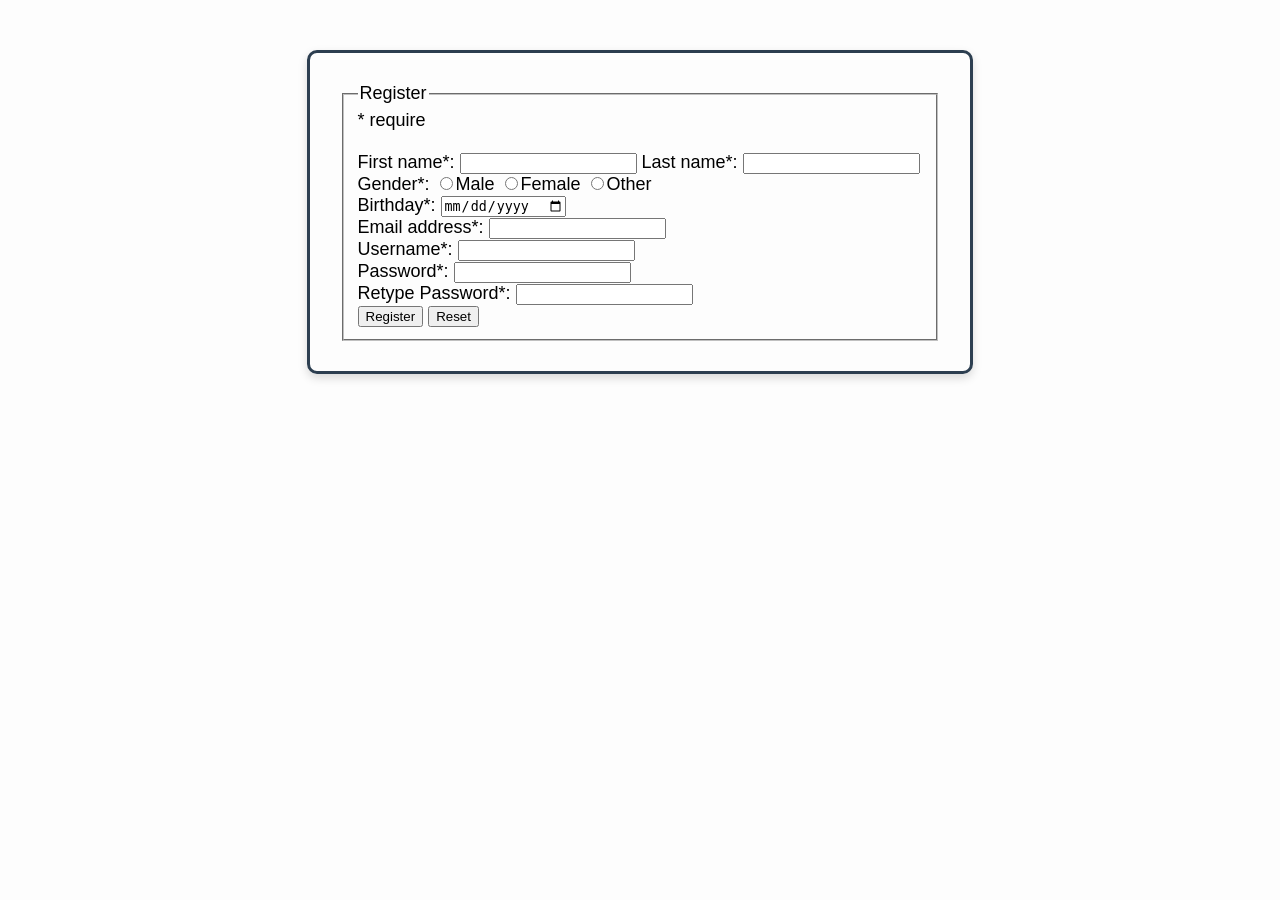
<file: assignment-6/assignment-6/register.html>
<!DOCTYPE html>
<html>
	<head>
		<meta charset="UTF-8">
		<title>Register</title>
		<script type="text/javascript" src="register.js"></script>
		<link rel='stylesheet' type='text/css' media='screen' href='main.css'>
	</head>
	<body>
		<form name="myRegister" id="myRegister" action="login.html">
			<fieldset>
				<legend>Register</legend>
				<span>* require</span> <br>
				<span id="errormsg"></span> <br>
				First name*: 
				<input type="text" name="firstname" required>
				Last name*: 
				<input type="text" name="lastname" >
				<br>
				Gender*: 
				<input type="radio" name="gender" value="male" >Male
				<input type="radio" name="gender" value="female" >Female
				<input type="radio" name="gender" value="other" >Other
				<br>
				Birthday*: 
				<input type="date" name="bday" value="" >
				<br>
				Email address*: 
				<input type="email" name="email" >
				<br>
				Username*: 
				<input type="text" name="username" >
				<br>
				Password*: 
				<input type="password" name="password" required>
				<br>
				Retype Password*: 
				<input type="password" name="password" required>
				<br>
				<input type="submit" value="Register" id="registerBtn">
				<input type="reset" value="Reset" id="resetBtn">
			</fieldset>
		</form>

		
	</body>
</html>
</file>
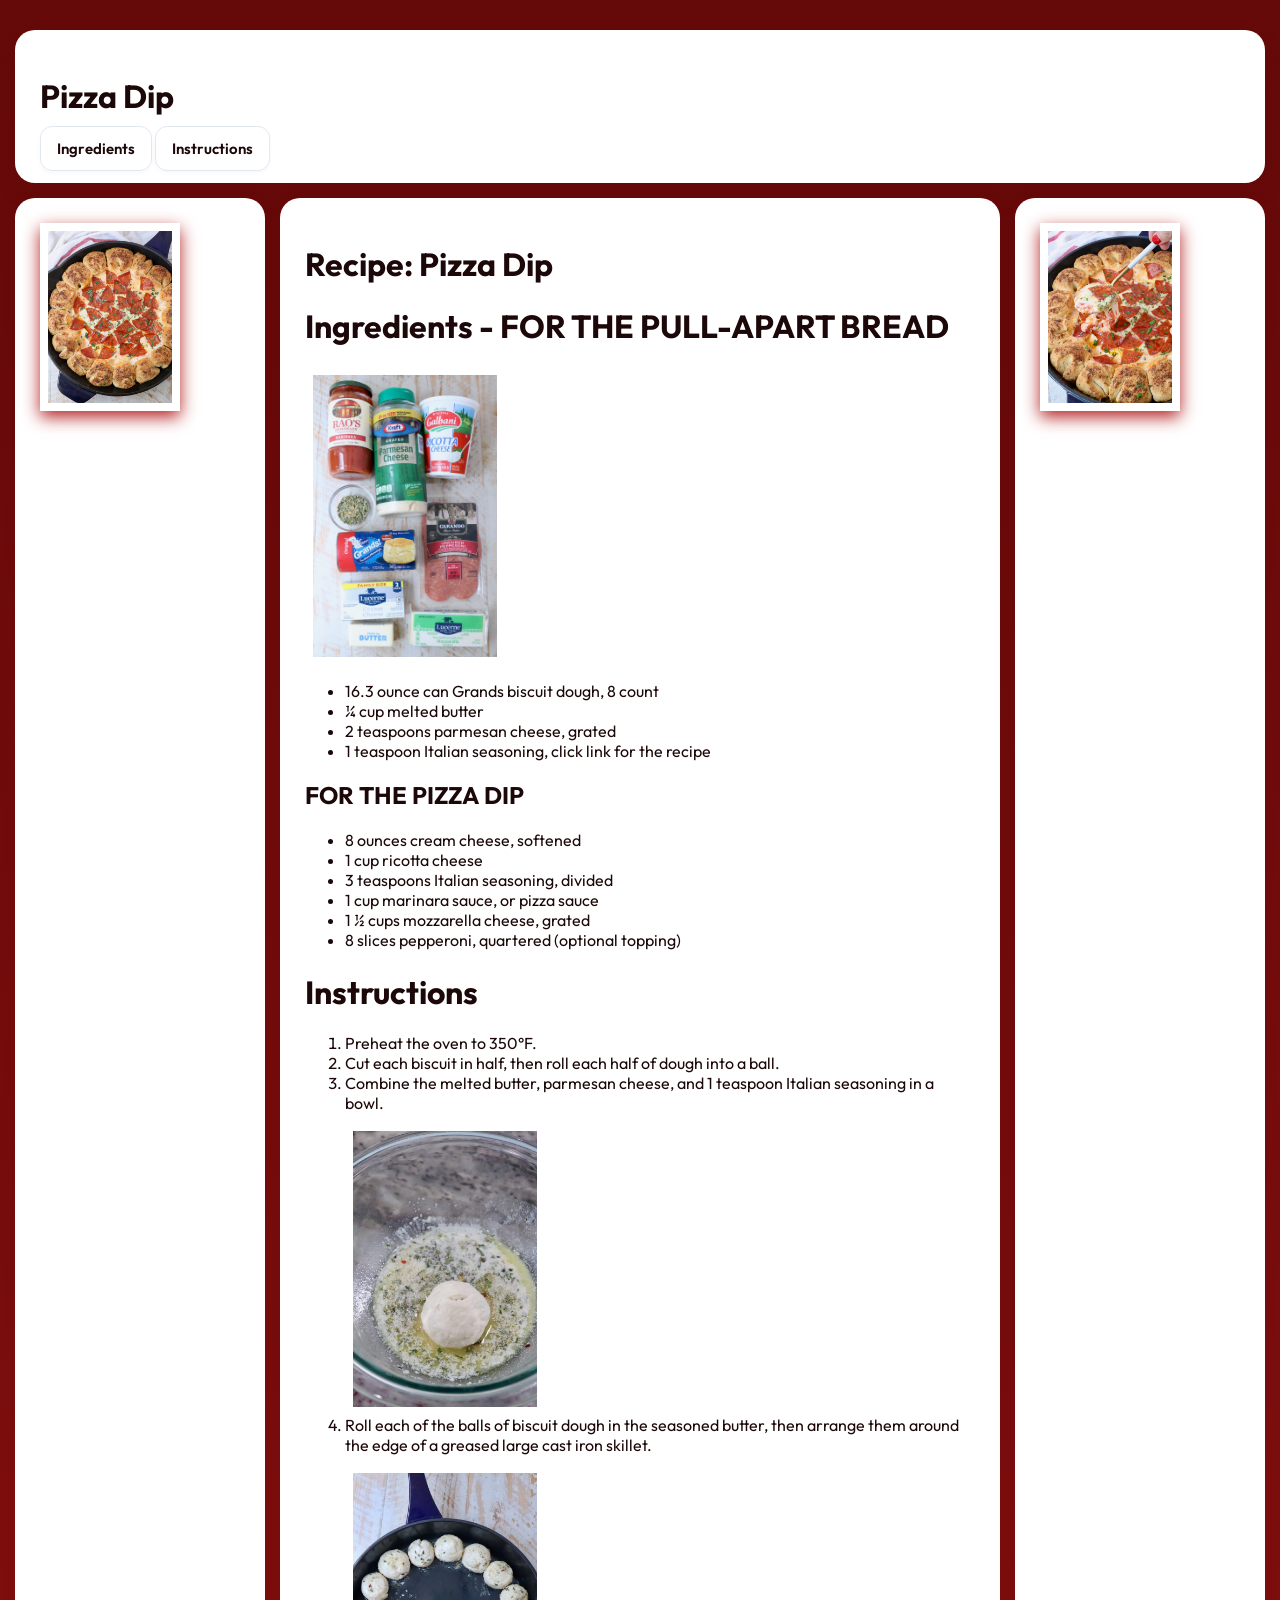
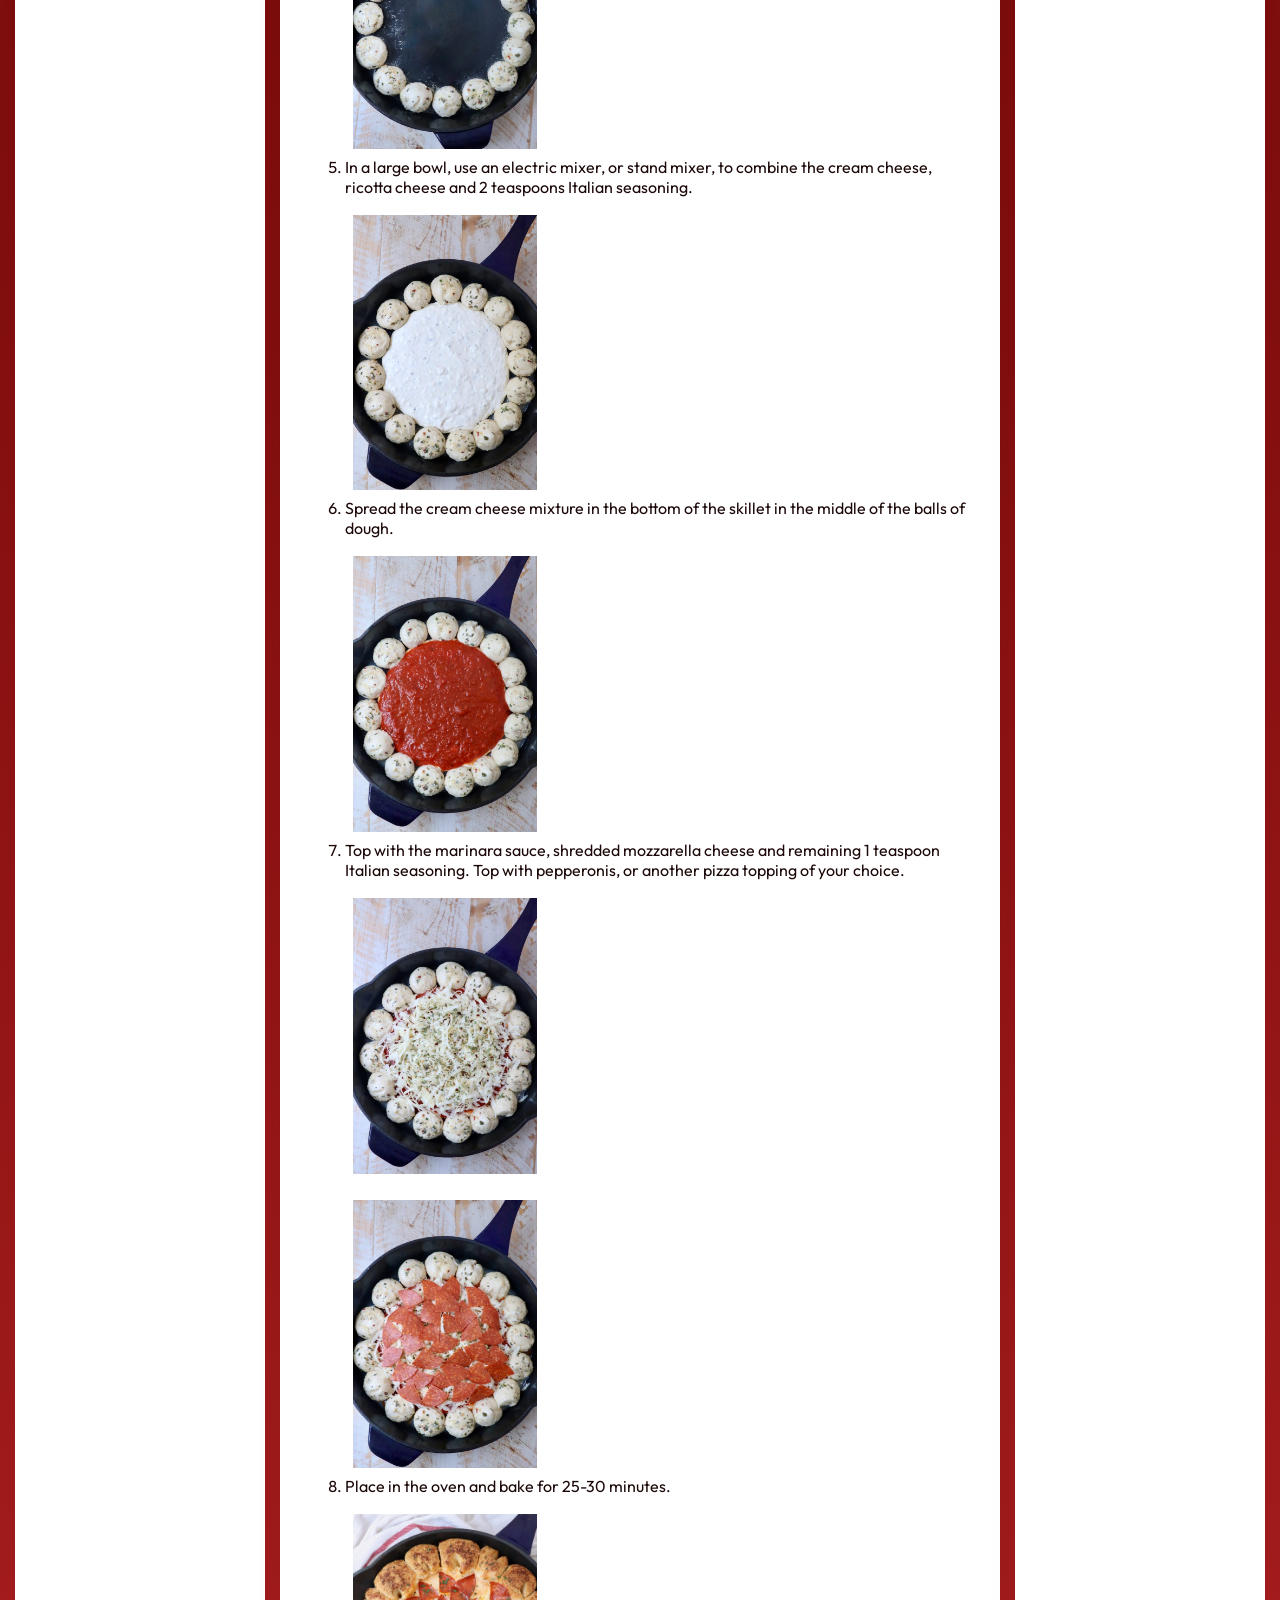
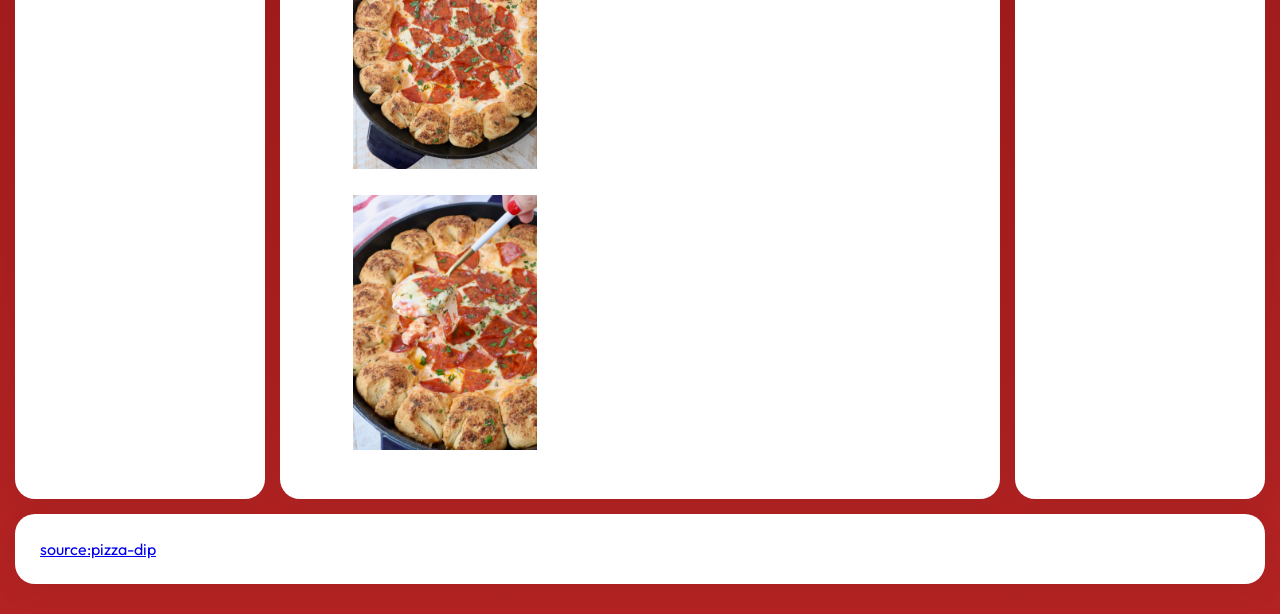
<file: assignment4 finish/assignment4 finish/recipe.html>
<!DOCTYPE html>
<html>
<head>
	<meta charset='utf-8'>
	<meta http-equiv='X-UA-Compatible' content='IE=edge'>
	<title>Pizza Dip</title>
	<meta name='viewport' content='width=device-width, initial-scale=1'>
	<link rel='stylesheet' type='text/css' media='screen' href='main.css'>
</head>
<body>
	<div class="grid-container">

        <div id="menu" class="card">
			<h1>Pizza Dip</h1>
            <a href="#Ingredients" class="menu-item">Ingredients</a>
            <a href="#Instructions" class="menu-item">Instructions</a>
        </div>

        <div id="img-left" class="card">
            <div>
                <img class="pic" src="pic/pizza-dip-8.jpeg" alt="pizza-dip">
            </div>
        </div>

        <div id="main" class="card">
			<h1>Recipe: Pizza Dip</h1>
			<h1 id="Ingredients" >Ingredients - FOR THE PULL-APART BREAD</h1>
			<div>
                <img class="pic2" src="pic/pizza-dip-1.jpeg" alt="pizza-dip">
            </div>
			<ul>
				<li>16.3 ounce can Grands biscuit dough, 8 count</li>
				<li>¼ cup melted butter</li>
				<li>2 teaspoons parmesan cheese, grated</li>
				<li>1 teaspoon Italian seasoning, click link for the recipe</li>
			</ul>
			<h2>FOR THE PIZZA DIP</h2>
			<ul>
				<li>8 ounces cream cheese, softened</li>
				<li>1 cup ricotta cheese</li>
				<li>3 teaspoons Italian seasoning, divided</li>
				<li>1 cup marinara sauce, or pizza sauce</li>
				<li>1 ½ cups mozzarella cheese, grated</li>
				<li>8 slices pepperoni, quartered (optional topping)</li>
			</ul>
			<h1 id="Instructions" >Instructions</h1>
			<ol>
			<li>Preheat the oven to 350°F.</li>
			<li>Cut each biscuit in half, then roll each half of dough into a ball.</li>
			<li>Combine the melted butter, parmesan cheese, and 1 teaspoon Italian seasoning in a bowl.
				<img class="pic2" src="pic/pizza-dip-2.jpeg" alt="pizza-dip">
			</li>
			<li>Roll each of the balls of biscuit dough in the seasoned butter, then arrange them around the edge of a greased large cast iron skillet.
				<img class="pic2" src="pic/pizza-dip-3.jpeg" alt="pizza-dip">
			</li>
	
			<li>In a large bowl, use an electric mixer, or stand mixer, to combine the cream cheese, ricotta cheese and 2 teaspoons Italian seasoning.
				<img class="pic2" src="pic/pizza-dip-4.jpeg" alt="pizza-dip">
			</li>
	
			<li>Spread the cream cheese mixture in the bottom of the skillet in the middle of the balls of dough.
				<img class="pic2" src="pic/pizza-dip-5.jpeg" alt="pizza-dip">
			</li>
	
			<li>Top with the marinara sauce, shredded mozzarella cheese and remaining 1 teaspoon Italian seasoning. Top with pepperonis, or another pizza topping of your choice.
				<img class="pic2" src="pic/pizza-dip-6.jpeg" alt="pizza-dip">
				<img class="pic2" src="pic/pizza-dip-7.jpeg" alt="pizza-dip">
			</li>

			<li>Place in the oven and bake for 25-30 minutes. 
				<img class="pic2" src="pic/pizza-dip-8.jpeg" alt="pizza-dip">
				<img class="pic2" src="pic/pizza-dip-9.jpeg" alt="pizza-dip">
				</li>
			
			</ol>
        </div>

        <div id="img-right" class="card">
            <div>
                <img class="pic" src="pic/pizza-dip-9.jpeg" alt="pizza-dip">
            </div>
        </div>

        <div id="footer" class="card">
			<a href="https://whitneybond.com/pizza-dip/" >source:pizza-dip</a>
        </div>

    </div>
</body>
</html>
</file>
<file: style.css>
:root{
  --snow:#FFF3F2; --petal:#FFCAE4; --rose:#F10291; --rasp:#89235B; --mahogany:#250209;
}
*{box-sizing:border-box;margin:0;padding:0}
html{scroll-behavior:smooth}
body{
  background-color:var(--mahogany);
  background-image:url('photo/wallpaper.gif'), radial-gradient(var(--rasp) 1px, transparent 1px);
  background-size:cover, 18px 18px;
  background-position:center, 0 0;
  background-attachment:fixed, scroll;
  font-family:'Noto Sans Thai','Poppins',sans-serif;
  font-size:15px; line-height:1.6; color:var(--mahogany);
  padding:70px 12px 40px;
}
a{color:var(--rose);text-decoration:none}
a:hover{color:var(--rasp);text-decoration:underline wavy}
a:focus-visible,button:focus-visible,input:focus-visible{outline:2px solid var(--rose);outline-offset:2px}

/* ---------- page frame ---------- */
#site{
  position:relative;
  max-width:1060px;margin:0 auto;background:var(--snow);
  border:2px solid var(--rose);padding:8px;
  box-shadow:6px 6px 0 var(--rasp);
  /* faint scanlines */
  background-image:repeating-linear-gradient(0deg,rgba(241,2,145,.05) 0 1px,transparent 1px 3px);
}
#banner{
  position:relative;height:190px;border:1px solid var(--rose);
  background:linear-gradient(120deg,var(--petal),var(--snow) 60%);
  overflow:hidden;display:flex;align-items:center;justify-content:flex-end;padding:0 40px;
}
#banner .banner-img{
  position:absolute;inset:0;background-size:cover;background-position:center;
}
#banner h1{
  position:relative;font-family:'Orbitron',sans-serif;font-weight:500;
  font-size:clamp(28px,6vw,58px);line-height:1.05;text-align:right;
  color:var(--rose);letter-spacing:2px;
  text-shadow:0 0 6px rgba(241,2,145,.55),0 0 18px rgba(241,2,145,.35);
}
#banner h1 small{display:block;font-size:.32em;letter-spacing:4px;color:#FFFFFF;text-shadow:none}

#layout{display:grid;grid-template-columns:200px 1fr 220px;gap:8px;margin-top:8px}
.col{display:flex;flex-direction:column;gap:8px;min-width:0}

/* ---------- boxes ---------- */
.box{border:1px solid var(--rose);background:var(--snow)}
.box > h2{
  font-family:'Orbitron',sans-serif;font-weight:400;font-size:14px;letter-spacing:1px;
  text-align:center;color:var(--rose);background:var(--petal);
  padding:5px 8px;border-bottom:1px solid var(--rose);
}
.box .inner{padding:10px}
.scroll{max-height:150px;overflow-y:auto;scrollbar-width:thin;scrollbar-color:var(--rose) var(--petal)}
.update{background:var(--petal);padding:6px 8px;margin-bottom:6px;font-size:12px;color:var(--mahogany)}
.update b{color:var(--rasp)}

#directory ul{list-style:none}
#directory li a{display:block;padding:3px 4px;font-size:13px;color:var(--rasp)}
#directory li a::before{content:"♡ ";color:var(--rose)}
#directory li a:hover,#directory li a.here{background:var(--petal);text-decoration:none;color:var(--rose)}

.stats{font-size:12px;text-align:center}

/* ---------- main column ---------- */
main.box{background:#fff}
main section{padding:18px 20px;border-bottom:1px dashed var(--rose)}
main section:last-child{border-bottom:none}
main h3{
  font-family:'Orbitron',sans-serif;font-weight:500;color:var(--rose);
  font-size:18px;letter-spacing:1px;margin-bottom:10px;
}
main h3::before{content:"♡ ";color:var(--rasp)}
.hero{display:flex;gap:18px;align-items:center;flex-wrap:wrap}
.profile-pic{
  width:150px;height:150px;object-fit:cover;border:3px double var(--rose);
  background:var(--petal);flex:none;
}
.hero h1{font-family:'Orbitron','Noto Sans Thai',sans-serif;font-size:22px;color:var(--rasp);line-height:1.3}
.hero h1 + h1{font-family:'Noto Sans Thai',sans-serif;font-size:20px}
.hero p{margin-top:6px;font-size:14px}

table.infotable{width:100%;border-collapse:collapse;font-size:14px}
.infotable th{background:var(--petal);color:var(--rasp);border:1px solid var(--rose);padding:6px 8px}
.infotable td{border:1px solid var(--rose);padding:6px 8px;vertical-align:top}
.infotable tr:nth-child(even) td{background:var(--snow)}

.link-grid{display:flex;flex-wrap:wrap;gap:8px}
.btn,.contact-links a,.link-grid a,.filters button{
  display:inline-block;font:inherit;font-size:13px;cursor:pointer;
  background:var(--snow);color:var(--rasp);border:1px solid var(--rose);
  padding:4px 12px;text-decoration:none;
  box-shadow:2px 2px 0 var(--petal);
}
.btn:hover,.contact-links a:hover,.link-grid a:hover,.filters button:hover,.filters button.on{
  background:var(--rose);color:var(--snow);text-decoration:none;
}
.contact-links{display:flex;flex-wrap:wrap;gap:8px}

/* ---------- About me & Skills ---------- */
.info-list{
  display:flex;
  flex-direction:column;
  gap:12px;
}
.info-item{
  padding:12px 16px;
  background:var(--snow);
  border:1px solid var(--rose);
  box-shadow:3px 3px 0 var(--petal);
}
.info-item h4{
  margin:0 0 8px;
  padding-bottom:5px;
  border-bottom:1px dashed var(--rose);
  color:var(--rasp);
  font-family:'Orbitron','Noto Sans Thai',sans-serif;
  font-size:14px;
  font-weight:500;
  letter-spacing:0.5px;
}
.info-item ul{
  margin:0;
  padding-left:22px;
  list-style-type:none;
}
.info-item li{
  position:relative;
  margin-bottom:5px;
  color:var(--mahogany);
  font-family:'Noto Sans Thai','Poppins',sans-serif;
  font-size:14px;
  line-height:1.8;
}
.info-item li::before{
  content:"♡";
  position:absolute;
  left:-20px;
  color:var(--rose);
}
.info-item li:last-child{margin-bottom:0}
.info-item li:hover{color:var(--rasp)}

/* ---------- projects ---------- */
.filters{display:flex;gap:8px;flex-wrap:wrap;margin-bottom:14px}
.project{display:grid;grid-template-columns:200px 1fr;gap:14px;
  border:1px solid var(--rose);padding:12px;margin-bottom:14px;background:var(--snow)}
.project[hidden]{display:none}
.shot{
  min-height:140px;border:1px dashed var(--rasp);background:var(--petal);
  display:flex;align-items:center;justify-content:center;text-align:center;
  font-size:12px;color:var(--rasp);padding:6px;
}
.shot img{width:100%;height:100%;object-fit:cover;display:block}
.project h4{font-family:'Orbitron','Noto Sans Thai',sans-serif;font-weight:500;color:var(--rasp);font-size:17px}
.tag{display:inline-block;font-size:11px;background:var(--rose);color:var(--snow);padding:0 8px;margin:4px 4px 8px 0}
.tag.alt{background:var(--rasp)}
.project dl{display:grid;grid-template-columns:auto 1fr;gap:2px 10px;font-size:13px;margin:8px 0}
.project dt{color:var(--rose);font-weight:600}

/* ---------- jukebox ---------- */
#jukebox .inner{display:flex;flex-direction:column;gap:8px;font-size:12px;text-align:center}
.now{background:var(--petal);padding:4px 6px}
.now b{display:block;color:var(--rasp)}
.bar{display:flex;align-items:center;gap:6px;font-size:11px}
input[type=range]{-webkit-appearance:none;appearance:none;flex:1;height:3px;background:var(--rose);outline-offset:4px}
input[type=range]::-webkit-slider-thumb{-webkit-appearance:none;width:9px;height:12px;background:var(--rose);border:0}
input[type=range]::-moz-range-thumb{width:9px;height:12px;background:var(--rose);border:0;border-radius:0}
.controls{display:flex;justify-content:center;align-items:center;gap:14px}
.controls button{background:none;border:0;color:var(--rose);font-size:22px;cursor:pointer;line-height:1}
.controls button:hover{color:var(--rasp)}
.controls #play{font-size:30px}
#playlist{list-style:none;text-align:left;font-size:12px}
#playlist li{padding:2px 4px;cursor:pointer;color:var(--rasp)}
#playlist li.cur{background:var(--petal);color:var(--rose);font-weight:600}
#playlist li:hover{background:var(--petal)}

footer{
  margin-top:8px;border:1px solid var(--rose);padding:6px 10px;text-align:center;
  font-size:12px;color:var(--rasp);background:var(--snow);
}
footer p{margin:2px 0}

/* ---------- pop-out picture (transparent PNG) ---------- */
.popout{position:absolute;z-index:5;pointer-events:none}
.popout-left{left:-48px;top:-40px;height:240px}

/* ---------- image slots ---------- */
.img-slot{
  border:1px dashed var(--rasp);background:var(--petal);color:var(--rasp);
  font-size:12px;display:flex;align-items:center;justify-content:center;
  text-align:center;overflow:hidden;
}
.img-slot img{width:100%;height:100%;object-fit:cover;display:block}
.col .fill{flex:1;display:flex;flex-direction:column}
.col .fill .inner{flex:1;display:flex;flex-direction:column;gap:8px}
.col .fill .img-slot{flex:1;min-height:120px}

.page{display:none}
.page.active{display:block}

.posters{display:grid;grid-template-columns:repeat(4,1fr);gap:10px}
.poster{text-align:center;font-size:12px;color:var(--rasp)}
.poster .img-slot{aspect-ratio:2/3;margin-bottom:4px}

/* welcome box */
.welcome p{font-size:14px;line-height:1.8}

/* free images in the side columns */
.free-img{
  flex:1;
  display:flex;
  flex-direction:column;
  align-items:center;
  justify-content:flex-start;
  min-height:120px;
  gap:10px;
}
.free-img img{
  max-width:100%;
  height:auto;
  display:block;
}

/* ---------- responsive ---------- */
@media (max-width:860px){
  #layout{grid-template-columns:1fr 1fr}
  main.box{grid-column:1 / -1;order:-1}
}
@media (max-width:560px){
  #layout{grid-template-columns:1fr}
  .project{grid-template-columns:1fr}
  #banner{height:130px;padding:0 16px}
  .info-item{padding:10px 12px}
  .info-item li{font-size:13px}
  .posters{grid-template-columns:repeat(2,1fr)}
  .popout-left{left:-14px;height:150px}
}
@media (prefers-reduced-motion:reduce){html{scroll-behavior:auto}}
</file>
<file: assignment5/assignment5/edit.css>
body {
    max-width: 600px;
    margin: 100px auto;
    padding: 30px;
    background-color: #ffffff;
    border: 3px solid #2c3e50;
    border-radius: 10px;
    font-family: Arial, sans-serif;
    font-size: 18px;
    box-shadow: 0 4px 10px rgba(0, 0, 0, 0.15);
}

h1#top {
    font-size: 34px;
    color: #2c3e50;
    margin-bottom: 10px;
}

hr {
    border: none;
    border-top: 1px solid #ccc;
    margin: 15px 0;
}

#topic, #reply1, #reply2 {
    font-size: 20px;
    padding: 6px 0;
    min-height: 24px;
}

textarea {
    width: 100%;
    height: 90px;
    font-size: 16px;
    padding: 10px;
    border: 1px solid #999;
    border-radius: 6px;
    box-sizing: border-box;
}

button {
    font-size: 16px;
    padding: 10px 24px;
    margin-top: 12px;
    margin-right: 10px;
    border: none;
    border-radius: 6px;
    background-color: #2c3e50;
    color: white;
    cursor: pointer;
}

button:hover {
    background-color: #3d566e;
}
</file>
<file: assignment7/assignment7/game.css>
/* =============================================================================
   MDT312 Assignment 7: Square Game Styling
   ตกแต่งให้สวยงาม สะอาดตา และ User-Friendly ตามเกณฑ์การให้คะแนน
   ============================================================================= */

@import url('https://fonts.googleapis.com/css2?family=Kanit:wght@300;400;600&display=swap');

* {
    box-sizing: border-box;
    margin: 0;
    padding: 0;
}

body {
    font-family: 'Kanit', sans-serif;
    background: linear-gradient(135deg, #f0f4f8 0%, #d9e2ec 100%);
    min-height: 100vh;
    padding: 30px 15px;
    color: #334e68;
    display: flex;
    flex-direction: column;
    align-items: center;
}

/* Control Panel */
fieldset {
    width: 100%;
    max-width: 540px;
    background: #ffffff;
    border: none;
    border-radius: 16px;
    box-shadow: 0 10px 25px rgba(0, 0, 0, 0.08);
    padding: 20px 25px;
    display: flex;
    flex-wrap: wrap;
    align-items: center;
    justify-content: space-between;
    gap: 12px;
}

legend {
    font-weight: 600;
    font-size: 1.25rem;
    color: #102a43;
    padding: 0 12px;
    background: #e0f2fe;
    border-radius: 8px;
    margin-bottom: 5px;
}

input[type="text"] {
    width: 70px;
    padding: 8px 12px;
    border: 2px solid #cbd5e1;
    border-radius: 8px;
    font-size: 1rem;
    font-family: inherit;
    text-align: center;
    outline: none;
    transition: border-color 0.2s;
}

input[type="text"]:focus {
    border-color: #3b82f6;
}

select {
    padding: 8px 14px;
    border: 2px solid #cbd5e1;
    border-radius: 8px;
    font-size: 1rem;
    font-family: inherit;
    background-color: white;
    cursor: pointer;
    outline: none;
}

button#start {
    padding: 8px 20px;
    background: linear-gradient(135deg, #3b82f6 0%, #1d4ed8 100%);
    color: white;
    border: none;
    border-radius: 8px;
    font-size: 1rem;
    font-weight: 600;
    font-family: inherit;
    cursor: pointer;
    box-shadow: 0 4px 10px rgba(59, 130, 246, 0.35);
    transition: transform 0.15s ease, box-shadow 0.15s ease;
}

button#start:hover {
    transform: translateY(-2px);
    box-shadow: 0 6px 14px rgba(59, 130, 246, 0.45);
}

button#start:active {
    transform: translateY(0);
}

/* Timer Display */
#timerClock {
    display: flex;
    align-items: center;
    gap: 8px;
    font-weight: 600;
    font-size: 1.05rem;
    color: #486581;
    margin-left: auto;
}

#clock {
    display: inline-flex;
    align-items: center;
    justify-content: center;
    min-width: 42px;
    height: 36px;
    background: #fef2f2;
    color: #dc2626;
    font-weight: 700;
    font-size: 1.15rem;
    border-radius: 8px;
    border: 1px solid #fecaca;
    padding: 0 8px;
}

/* Play Area Container */
#container {
    margin-top: 25px;
    display: flex;
    justify-content: center;
    width: 100%;
}

#layer {
    position: relative;
    width: 500px;
    height: 500px;
    background-color: #ffffff;
    border: 3px solid #334e68;
    border-radius: 12px;
    box-shadow: 0 12px 30px rgba(0, 0, 0, 0.1);
    overflow: hidden;
}

/* Square Elements */
.square {
    position: absolute;
    width: 25px;
    height: 25px;
    border: 2px solid rgba(0, 0, 0, 0.4);
    border-radius: 5px;
    cursor: pointer;
    box-shadow: 0 2px 5px rgba(0, 0, 0, 0.2);
    transition: transform 0.1s ease, filter 0.1s ease;
}

.square:hover {
    transform: scale(1.25);
    filter: brightness(1.15);
    z-index: 10;
}

/* Colors */
.maroon {
    background-color: #991b1b;
}

.lightgreen {
    background-color: #22c55e;
}

.magenta {
    background-color: #d946ef;
}
</file>
<file: assignment-3 finish/assignment-3 finish/main.css>
@import url('https://fonts.googleapis.com/css2?family=Poppins:wght@300;400;500;600;700&family=Outfit:wght@300;400;500;600;700&display=swap');

body {
    background: linear-gradient(135deg, #DD9BA7 0%, #F3E0D2 100%);
    font-family: 'Outfit', 'Poppins', sans-serif;
    color: #3f2828;
    margin: 0;
    padding: 40px 20px;
    display: flex;
    flex-direction: column;
    align-items: center;
    min-height: 100vh;

}

h1 {
    font-family: 'Poppins', sans-serif;
    background-color: #F3E0D2;
    color: #A0233D;
    font-size: 40px;
    font-weight: 700;
    text-align: center;
    border-radius: 16px;
    max-width: 1200px;
    box-shadow: 0 4px 6px rgba(0, 0, 0, 0.05);
    letter-spacing: 0.5px;
    margin: 0 auto;
}

p
{
     font-size: 20px;
     font-style: italic;
}

h2 {
    font-family: 'Poppins', sans-serif;
    color: #A0233D;
    background-color: #F3E0D2;
    font-size: 30px;
    font-weight: 600;
    text-align: center;
    border-radius: 12px;
    max-width: 400px;
    margin: 0 auto;
}

img {
    width: 50%;
    height: auto;
    max-width: 100%;
    display: block; 
    margin: 0 auto;
}

ul,ol {
    font-family: Garamond, "Times New Roman", serif; 
    font-size: 20pt;
    font-weight: bold;
    background-color: #A0233D;
    border-left: 5px solid #F5D8A0;
    border-radius: 8px;
    box-shadow: 0 4px 10px rgba(0, 0, 0, 0.03);
    text-align: left;
    
    margin: 30px auto;
    width: 800px;
    padding: 20px 40px;
}

ul li,ol li{
    margin-bottom: 10px;
    color: #F3E0D2;
}

.flexcon {
    display: flex;
    flex-wrap: wrap;
    width: 100%;
    max-width: 8000px;
    margin: 0 auto;
    border-radius: 16px;
    justify-content: center;
    padding: 20px 10px;
    box-shadow: 0 4px 15px rgba(0, 0, 0, 0.05);
}

.flexcon> div {
    background-color: #ffffff;
    border: 2px solid #FF9FB5;
    border-radius: 50%;
    width: 300px;
    height: 300px;
    margin: 10px;
    text-align: center;
    box-shadow: 0 4px 6px rgba(0, 0, 0, 0.04);
}

.flexcon > div img {
    width: 280px;
    height: 280px;
    border-radius: 50%;
    margin: 10px auto;
}

.card {
    background: rgba(255, 255, 255, 0.85);
    backdrop-filter: blur(10px);
    -webkit-backdrop-filter: blur(10px);
    border-radius: 24px;
    padding: 50px;
    box-shadow: 0 10px 30px rgba(0, 0, 0, 0.05);
    border: 1px solid rgba(255, 255, 255, 0.5);
    max-width: 1000px;
    margin: 20px auto;
    width: 90%;
}

.card2 {
    background: rgba(255, 255, 255, 0.85);
    border-radius: 24px;
    padding: 50px;
    box-shadow: 0 10px 30px rgba(0, 0, 0, 0.05);
    border: 1px solid rgba(255, 255, 255, 0.5);
    max-width: 1000px;
    margin: 0px auto;
    width: 90%;
}

div a:hover {
    background-color: #b02b2b;
    color: #f5eeee;
    text-decoration: underline;
}

a,img,div,.card,.flexcon {
    transition: all 0.3s cubic-bezier(0.25, 0.8, 0.25, 1);
}

.card img:hover {
    transform: scale(1.15) rotate(4deg);
    filter: drop-shadow(0 8px 16px rgba(206, 49, 49, 0.35));
}

div:hover,.flexcon > div:hover {
    transform: translateY(-4px);
    box-shadow: 0 8px 18px #b82a2a1f;
    border-color: #f56969;
}
</file>
<file: assignment-6/assignment-6/main.css>
body {
    max-width: 600px;
    margin: 50px auto;
    padding: 30px;
    background-color: #fdfdfd;
    border: 3px solid #2c3e50;
    border-radius: 10px;
    font-family: Arial, sans-serif;
    font-size: 18px;
    box-shadow: 0 4px 10px rgba(0, 0, 0, 0.15);
}

h1#top {
    font-size: 34px;
    color: #2c3e50;
    margin-bottom: 10px;
}

hr {
    border: none;
    border-top: 1px solid #ccc;
    margin: 15px 0;
}

#topic, #reply1, #reply2 {
    font-size: 20px;
    padding: 6px 0;
    min-height: 24px;
}

textarea {
    width: 100%;
    height: 90px;
    font-size: 16px;
    padding: 10px;
    border: 1px solid #999;
    border-radius: 6px;
    box-sizing: border-box;
    font-family: inherit;
}

button {
    font-size: 16px;
    padding: 10px 24px;
    margin-top: 12px;
    margin-right: 10px;
    border: none;
    border-radius: 6px;
    background-color: #2c3e50;
    color: white;
    cursor: pointer;
}

button:hover {
    background-color: #3d566e;
}
</file>
<file: assignment4 finish/assignment4 finish/main.css>
@import url('https://fonts.googleapis.com/css2?family=Poppins:wght@300;400;500;600;700&family=Outfit:wght@300;400;500;600;700&display=swap');

* {
    box-sizing: border-box;
}

body {
    background: linear-gradient( #650909 0%, #840f0f 50%, #b42323 100%);
    font-family: 'Outfit', 'Poppins', sans-serif;
    color: #1c0808;
    margin: 0;
    padding: 30px 15px;
    min-height: 100vh;
}
.menu-item {
    background-color: #ffffff;
    color: #1c0808;
    padding: 12px 16px;
    border-radius: 12px;
    font-size: 15px;
    font-weight: 600;
    cursor: pointer;
    border: 1px solid #e2e8f0;
    box-shadow: 0 2px 5px rgba(0, 0, 0, 0.03);
    transition: all 0.25s ease;
    text-decoration: none;
    width: fit-content;

}

.menu-item:hover {
    background-color: #650909;
    color: #ffffff;
    text-decoration: none;
    transform: translateY(-2px);
    box-shadow: 0 4px 12px rgba(97, 18, 22, 0.25);
    border-color: #840f0f;
}

.grid-container {
	 display: grid;
    grid-template-columns: 20% auto 20%;
    gap: 15px
}

ol li img {
    display: block;
    margin-top: 10px;
}
#menu {
    grid-column: 1 / span 3; 
}

#img-left {
    grid-column: 1 / span 1;
}

#main {
    grid-column: 2 / span 1; 
}

#img-right {
    grid-column: 3 / span 1;
}

#footer {
    grid-column: 1 / span 3;
}

@media only screen and (max-width: 768px) 
{
	.grid-container {
    grid-template-columns: 15% auto 15%;
		
	}
	#menu {
    grid-column: 1 / span 3; 
}
	#footer{
	grid-column: 1 / span 3;
	}
}

@media only screen and (max-width: 480px)
{ 
	.grid-container {
    grid-template-columns: 1fr;
	}
	#menu {
    grid-column: 1 / span 1; 
    }
	#main{
		grid-column: 1/ span 1;
	}
	#footer{
	grid-column: 1 / span 1;
	}
	#img-left{
	grid-column: 1 / span 1;
	}
	#img-right{
	grid-column: 1 / span 1;
	}
}
.card {
    background: #ffffff;
    backdrop-filter: blur(10px);
    -webkit-backdrop-filter: blur(10px);
    border-radius: 20px;
    padding: 24px;
    box-shadow: 0 10px 30px rgba(0, 0, 0, 0.05);
    border: 1px solid rgba(255, 255, 255, 0.6);
    transition: all 0.3s cubic-bezier(0.25, 0.8, 0.25, 1);
}

.pic{
	width: 200px;
    max-width: 70%;
    height: auto;
    background-color: #ffffff;
    padding: 8px;
    vertical-align: middle;
    box-shadow: 0 6px 16px #b42323;
    transition: all 0.3s cubic-bezier(0.25, 0.8, 0.25, 1);
}
.pic:hover {
    transform: scale(1.08) rotate(3deg);
    filter: drop-shadow(0 6px 10px #b42323);
}
.pic2{
	width: 200px;
    max-width: 70%;
    height: auto;
    background-color: #ffffff;
    padding: 8px;
    vertical-align: middle;
}
</file>
